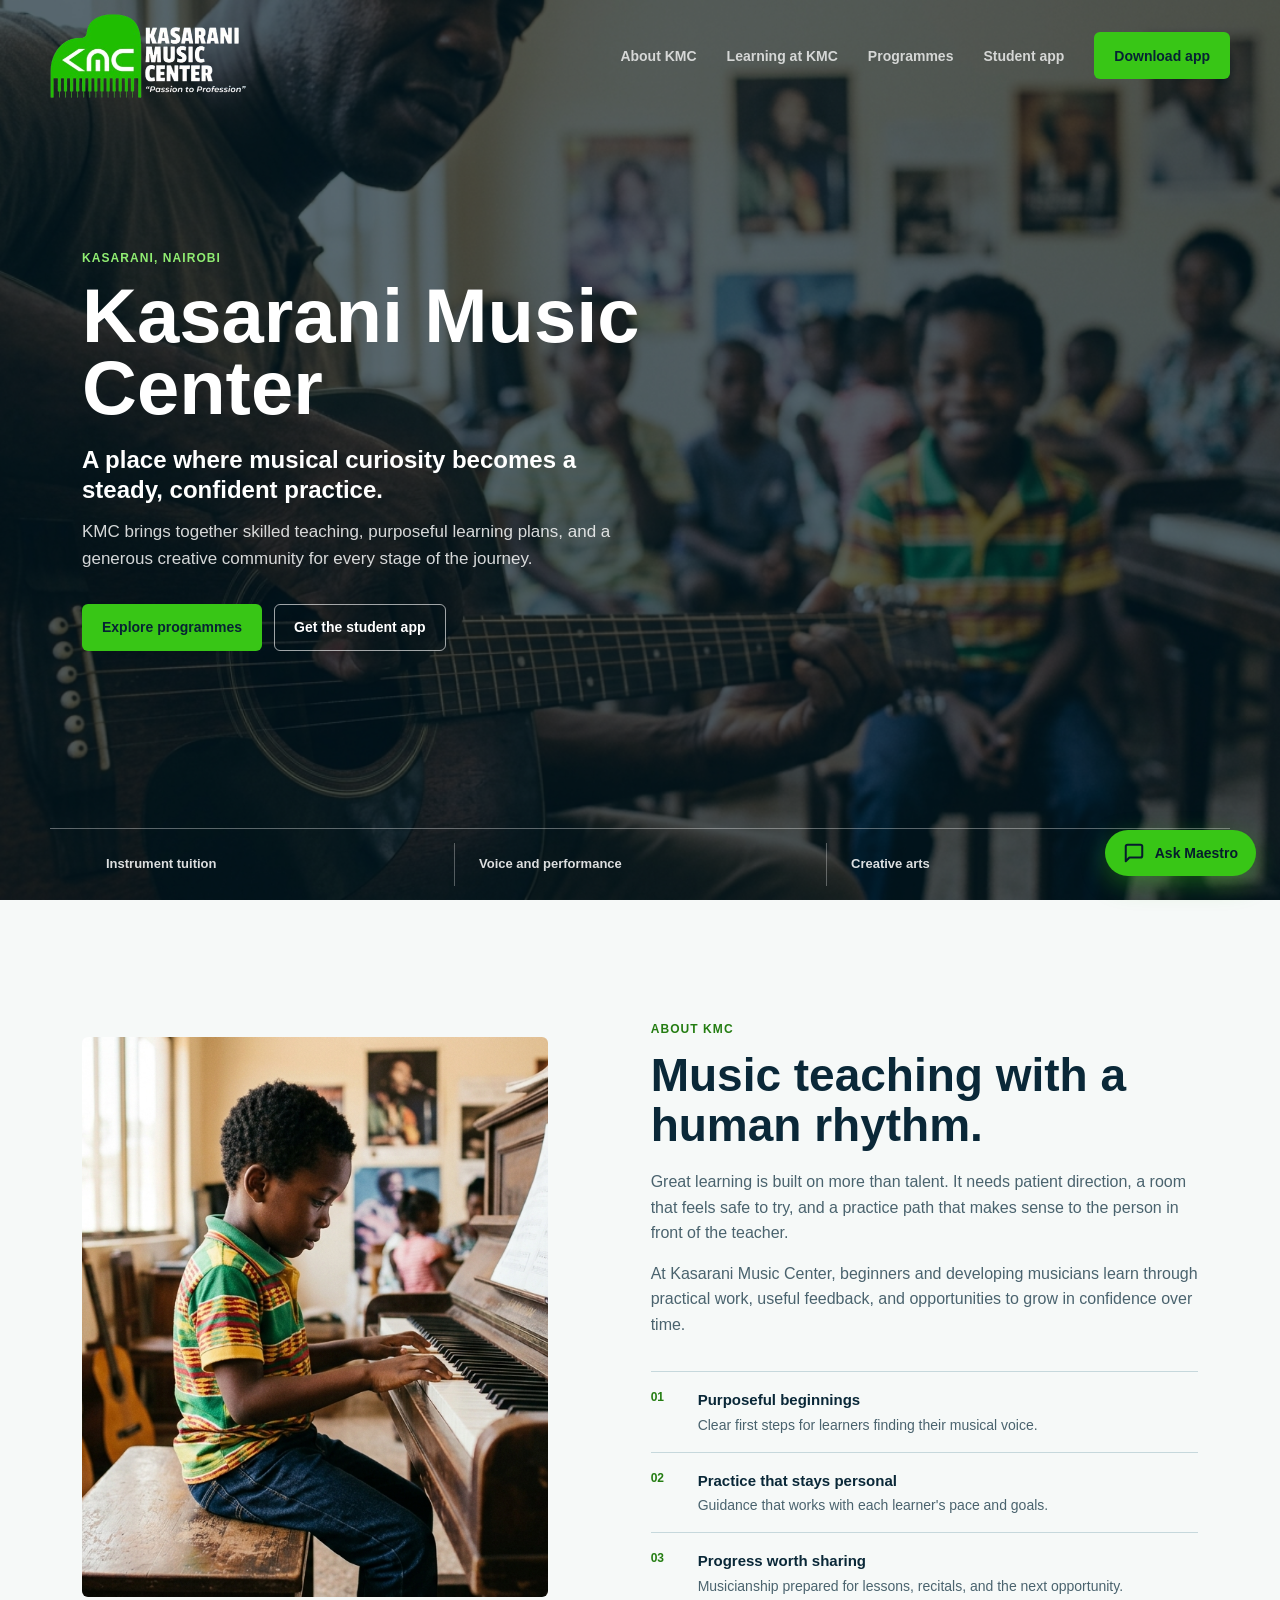
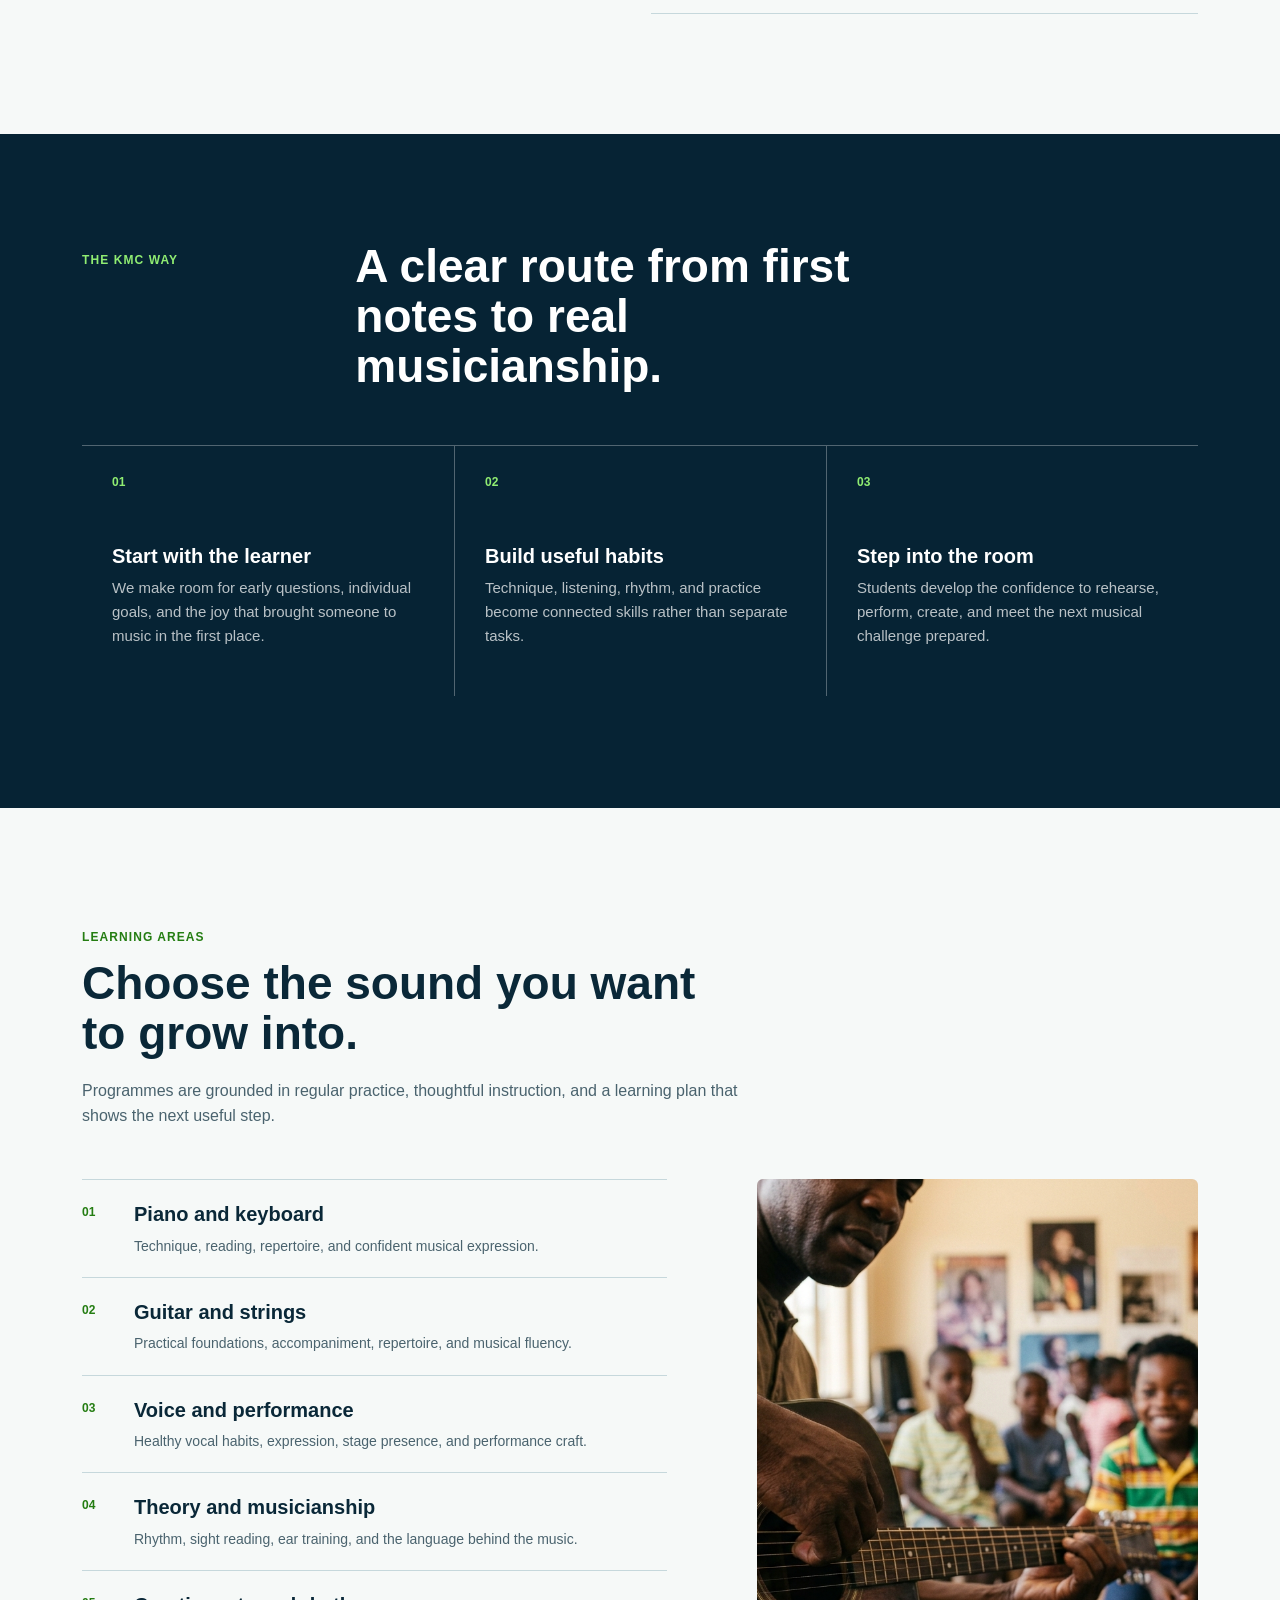
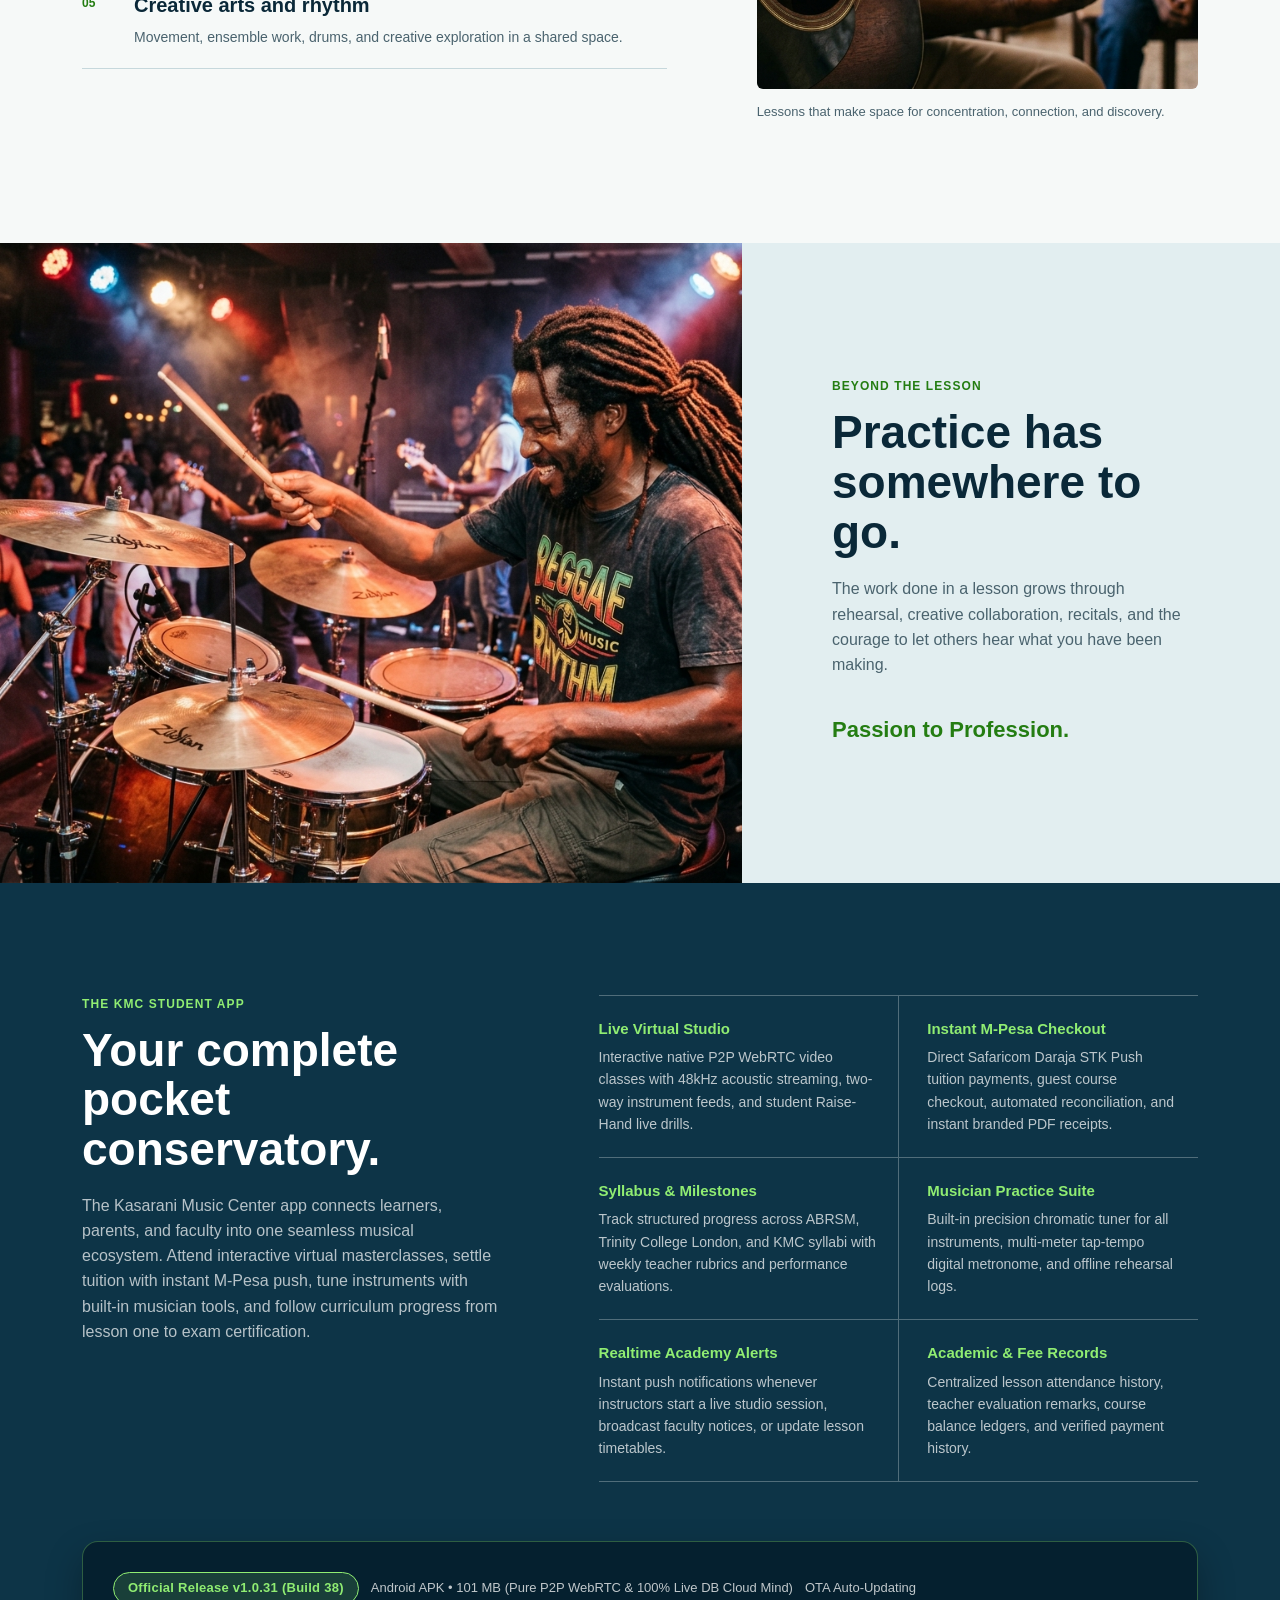
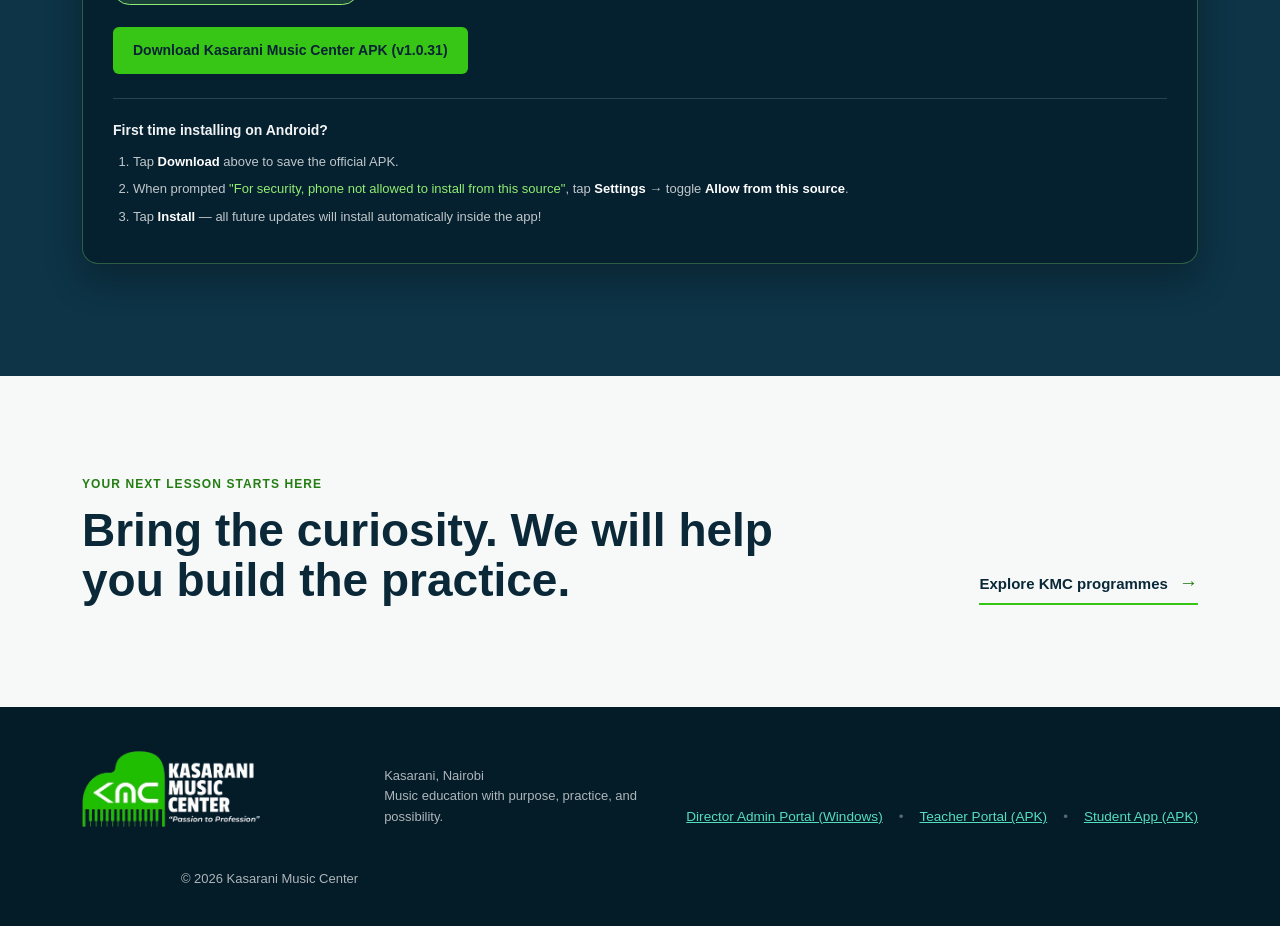
<file: index.html>
<!doctype html>
<html lang="en">
  <head>
    <meta charset="UTF-8">
    <meta name="viewport" content="width=device-width, initial-scale=1.0">
    <meta
      name="description"
      content="Kasarani Music Center offers practical music tuition, thoughtful guidance, and a connected student learning experience in Nairobi."
    >
    <meta name="theme-color" content="#062334">
    <title>Kasarani Music Center | Passion to Profession</title>
    <link rel="icon" type="image/png" sizes="32x32" href="images/favicons/favicon-32x32.png">
    <link rel="apple-touch-icon" sizes="180x180" href="images/favicons/favicon-180x180.png">
    <link rel="stylesheet" href="styles.css">
  </head>
  <body>
    <header class="site-header" id="site-header">
      <a class="brand" href="#top" aria-label="Kasarani Music Center home">
        <img src="images/logos/kms logo.png" alt="Kasarani Music Center">
      </a>

      <nav class="site-nav" id="site-nav" aria-label="Main navigation">
        <a href="#about">About KMC</a>
        <a href="#learning">Learning at KMC</a>
        <a href="#programmes">Programmes</a>
        <a href="#student-app">Student app</a>
        <a
          class="nav-download"
          href="https://github.com/kmcdata25-netizen/kasarani-app-releases/releases/download/v1.0.31/Kasarani_Music_Center_v1.0.31_b38.apk"
          download
          data-apk-download
        >
          Download app
        </a>
      </nav>

      <button class="menu-toggle" id="menu-toggle" type="button" aria-expanded="false" aria-controls="site-nav">
        <span></span><span></span><span></span>
        <span class="sr-only">Open navigation</span>
      </button>
    </header>

    <main id="top">
      <section class="hero" aria-labelledby="hero-title">
        <div class="hero__media" aria-hidden="true"></div>
        <div class="hero__veil" aria-hidden="true"></div>
        <div class="hero__content page-width">
          <p class="eyebrow eyebrow--light">Kasarani, Nairobi</p>
          <h1 id="hero-title">Kasarani Music<br class="hero__desktop-break"> Center</h1>
          <p class="hero__statement">A place where musical curiosity becomes a steady, confident practice.</p>
          <p class="hero__copy">
            KMC brings together skilled teaching, purposeful learning plans, and a generous creative community for every
            stage of the journey.
          </p>
          <div class="hero__actions">
            <a class="button button--primary" href="#programmes">Explore programmes</a>
            <a
              class="button button--light"
              href="https://github.com/kmcdata25-netizen/kasarani-app-releases/releases/download/v1.0.31/Kasarani_Music_Center_v1.0.31_b38.apk"
              download
              data-apk-download
            >
              Get the student app
            </a>
          </div>
        </div>
        <div class="hero__footer page-width" aria-label="KMC learning areas">
          <span>Instrument tuition</span>
          <span>Voice and performance</span>
          <span>Creative arts</span>
        </div>
      </section>

      <section class="introduction section page-width" id="about" aria-labelledby="about-title">
        <figure class="introduction__image">
          <img
            src="images/backgrounds/images.jpg"
            alt="A young learner practising piano at Kasarani Music Center"
          >
        </figure>
        <div class="introduction__copy">
          <p class="eyebrow">About KMC</p>
          <h2 id="about-title">Music teaching with a human rhythm.</h2>
          <p>
            Great learning is built on more than talent. It needs patient direction, a room that feels safe to try, and a
            practice path that makes sense to the person in front of the teacher.
          </p>
          <p>
            At Kasarani Music Center, beginners and developing musicians learn through practical work, useful feedback,
            and opportunities to grow in confidence over time.
          </p>
          <div class="introduction__notes" aria-label="What guides KMC">
            <article>
              <span>01</span>
              <div><strong>Purposeful beginnings</strong><p>Clear first steps for learners finding their musical voice.</p></div>
            </article>
            <article>
              <span>02</span>
              <div><strong>Practice that stays personal</strong><p>Guidance that works with each learner's pace and goals.</p></div>
            </article>
            <article>
              <span>03</span>
              <div><strong>Progress worth sharing</strong><p>Musicianship prepared for lessons, recitals, and the next opportunity.</p></div>
            </article>
          </div>
        </div>
      </section>

      <section class="learning" id="learning" aria-labelledby="learning-title">
        <div class="learning__inner page-width">
          <div class="learning__heading">
            <p class="eyebrow eyebrow--light">The KMC way</p>
            <h2 id="learning-title">A clear route from first notes to real musicianship.</h2>
          </div>
          <div class="learning__steps">
            <article>
              <span>01</span>
              <h3>Start with the learner</h3>
              <p>We make room for early questions, individual goals, and the joy that brought someone to music in the first place.</p>
            </article>
            <article>
              <span>02</span>
              <h3>Build useful habits</h3>
              <p>Technique, listening, rhythm, and practice become connected skills rather than separate tasks.</p>
            </article>
            <article>
              <span>03</span>
              <h3>Step into the room</h3>
              <p>Students develop the confidence to rehearse, perform, create, and meet the next musical challenge prepared.</p>
            </article>
          </div>
        </div>
      </section>

      <section class="programmes section page-width" id="programmes" aria-labelledby="programmes-title">
        <div class="programmes__intro">
          <p class="eyebrow">Learning areas</p>
          <h2 id="programmes-title">Choose the sound you want to grow into.</h2>
          <p>
            Programmes are grounded in regular practice, thoughtful instruction, and a learning plan that shows the next
            useful step.
          </p>
        </div>
        <div class="programmes__layout">
          <div class="programme-list">
            <article>
              <span>01</span>
              <div><h3>Piano and keyboard</h3><p>Technique, reading, repertoire, and confident musical expression.</p></div>
            </article>
            <article>
              <span>02</span>
              <div><h3>Guitar and strings</h3><p>Practical foundations, accompaniment, repertoire, and musical fluency.</p></div>
            </article>
            <article>
              <span>03</span>
              <div><h3>Voice and performance</h3><p>Healthy vocal habits, expression, stage presence, and performance craft.</p></div>
            </article>
            <article>
              <span>04</span>
              <div><h3>Theory and musicianship</h3><p>Rhythm, sight reading, ear training, and the language behind the music.</p></div>
            </article>
            <article>
              <span>05</span>
              <div><h3>Creative arts and rhythm</h3><p>Movement, ensemble work, drums, and creative exploration in a shared space.</p></div>
            </article>
          </div>
          <figure class="programmes__image">
            <img src="images/backgrounds/guiter.jpg" alt="A teacher guiding guitar learners in a KMC lesson">
            <figcaption>Lessons that make space for concentration, connection, and discovery.</figcaption>
          </figure>
        </div>
      </section>

      <section class="performance" aria-labelledby="performance-title">
        <div class="performance__image">
          <img src="images/backgrounds/drums.jpg" alt="A drummer performing confidently on stage">
        </div>
        <div class="performance__content">
          <p class="eyebrow">Beyond the lesson</p>
          <h2 id="performance-title">Practice has somewhere to go.</h2>
          <p>
            The work done in a lesson grows through rehearsal, creative collaboration, recitals, and the courage to let
            others hear what you have been making.
          </p>
          <p class="performance__line">Passion to Profession.</p>
        </div>
      </section>

      <section class="student-app section" id="student-app" aria-labelledby="student-app-title">
        <div class="student-app__inner page-width">
          <div class="student-app__title">
            <p class="eyebrow eyebrow--light">The KMC Student App</p>
            <h2 id="student-app-title">Your complete pocket conservatory.</h2>
            <p>
              The Kasarani Music Center app connects learners, parents, and faculty into one seamless musical ecosystem. Attend interactive virtual masterclasses, settle tuition with instant M-Pesa push, tune instruments with built-in musician tools, and follow curriculum progress from lesson one to exam certification.
            </p>
          </div>
          <ul class="app-features" aria-label="Student app features">
            <li><strong>Live Virtual Studio</strong><span>Interactive native P2P WebRTC video classes with 48kHz acoustic streaming, two-way instrument feeds, and student Raise-Hand live drills.</span></li>
            <li><strong>Instant M-Pesa Checkout</strong><span>Direct Safaricom Daraja STK Push tuition payments, guest course checkout, automated reconciliation, and instant branded PDF receipts.</span></li>
            <li><strong>Syllabus & Milestones</strong><span>Track structured progress across ABRSM, Trinity College London, and KMC syllabi with weekly teacher rubrics and performance evaluations.</span></li>
            <li><strong>Musician Practice Suite</strong><span>Built-in precision chromatic tuner for all instruments, multi-meter tap-tempo digital metronome, and offline rehearsal logs.</span></li>
            <li><strong>Realtime Academy Alerts</strong><span>Instant push notifications whenever instructors start a live studio session, broadcast faculty notices, or update lesson timetables.</span></li>
            <li><strong>Academic & Fee Records</strong><span>Centralized lesson attendance history, teacher evaluation remarks, course balance ledgers, and verified payment history.</span></li>
          </ul>

          <div class="app-download-card">
            <div class="app-download-card__meta">
              <span class="app-badge">Official Release v1.0.31 (Build 38)</span>
              <span class="app-meta-item">Android APK &bull; 101 MB (Pure P2P WebRTC & 100% Live DB Cloud Mind)</span>
              <span class="app-meta-item">OTA Auto-Updating</span>
            </div>
            
            <a
              class="button button--primary student-app__button"
              href="https://github.com/kmcdata25-netizen/kasarani-app-releases/releases/download/v1.0.31/Kasarani_Music_Center_v1.0.31_b38.apk"
              download
              data-apk-download
            >
              Download Kasarani Music Center APK (v1.0.31)
            </a>

            <div class="install-guide">
              <p class="install-guide__title">First time installing on Android?</p>
              <ol class="install-guide__steps">
                <li>Tap <strong>Download</strong> above to save the official APK.</li>
                <li>When prompted <em>"For security, phone not allowed to install from this source"</em>, tap <strong>Settings</strong> &rarr; toggle <strong>Allow from this source</strong>.</li>
                <li>Tap <strong>Install</strong> &mdash; all future updates will install automatically inside the app!</li>
              </ol>
            </div>
          </div>
        </div>
      </section>

      <section class="closing page-width" aria-labelledby="closing-title">
        <p class="eyebrow">Your next lesson starts here</p>
        <div class="closing__content">
          <h2 id="closing-title">Bring the curiosity. We will help you build the practice.</h2>
          <a class="text-link" href="#programmes">Explore KMC programmes <span aria-hidden="true">&rarr;</span></a>
        </div>
      </section>
    </main>

    <footer class="site-footer">
      <div class="page-width site-footer__inner">
        <img src="images/logos/kms logo.png" alt="Kasarani Music Center">
        <p>Kasarani, Nairobi<br>Music education with purpose, practice, and possibility.</p>
        <div class="footer-portal-links" style="margin-top: 12px; font-size: 0.85rem; display: flex; gap: 16px; flex-wrap: wrap; justify-content: center; opacity: 0.85;">
          <a href="https://pub-6948b1af583e463d820d8e5072d205a1.r2.dev/releases/admin/KMC_Admin_Portal_v1.0.12_win64.zip" style="color: #64ffda; text-decoration: underline;" download>Director Admin Portal (Windows)</a>
          <span style="color: rgba(255,255,255,0.4);">&bull;</span>
          <a href="https://github.com/kmcdata25-netizen/KMC-Teachers-Portal/releases/latest" target="_blank" rel="noopener" style="color: #64ffda; text-decoration: underline;">Teacher Portal (APK)</a>
          <span style="color: rgba(255,255,255,0.4);">&bull;</span>
          <a href="https://github.com/kmcdata25-netizen/kasarani-app-releases/releases/latest" target="_blank" rel="noopener" style="color: #64ffda; text-decoration: underline;">Student App (APK)</a>
        </div>
        <p class="site-footer__copy" style="margin-top: 16px;">&copy; 2026 Kasarani Music Center</p>
      </div>
    </footer>

    <!-- KMC AI Assistant Floating Widget ("Maestro") -->
    <div class="chat-widget" id="chat-widget">
      <!-- Floating Launch Button -->
      <button class="chat-launcher" id="chat-launcher" type="button" aria-label="Open KMC AI Music Assistant" aria-expanded="false">
        <span class="chat-launcher__icon">
          <svg width="22" height="22" viewBox="0 0 24 24" fill="none" stroke="currentColor" stroke-width="2.2" stroke-linecap="round" stroke-linejoin="round">
            <path d="M21 15a2 2 0 0 1-2 2H7l-4 4V5a2 2 0 0 1 2-2h14a2 2 0 0 1 2 2z"></path>
          </svg>
        </span>
        <span class="chat-launcher__badge">Ask Maestro</span>
      </button>

      <!-- Chat Modal Card -->
      <section class="chat-window" id="chat-window" aria-hidden="true" role="dialog" aria-labelledby="chat-title">
        <header class="chat-header">
          <div class="chat-header__info">
            <div class="chat-avatar">
              <svg width="18" height="18" viewBox="0 0 24 24" fill="none" stroke="currentColor" stroke-width="2" stroke-linecap="round" stroke-linejoin="round">
                <path d="M9 18V5l12-2v13"></path>
                <circle cx="6" cy="18" r="3"></circle>
                <circle cx="18" cy="16" r="3"></circle>
              </svg>
            </div>
            <div>
              <h3 id="chat-title">Maestro</h3>
              <p class="chat-status"><span class="status-dot"></span> KMC AI Tutor &bull; Active</p>
            </div>
          </div>
          <button class="chat-close" id="chat-close" type="button" aria-label="Close chat">&times;</button>
        </header>

        <div class="chat-messages" id="chat-messages" role="log" aria-live="polite">
          <!-- Messages will be injected dynamically -->
        </div>

        <div class="chat-quick-chips" id="chat-quick-chips" aria-label="Quick questions">
          <button type="button" class="quick-chip" data-query="Tuition Fees & Packages">Tuition Fees</button>
          <button type="button" class="quick-chip" data-query="Instruments Taught">Instruments</button>
          <button type="button" class="quick-chip" data-query="School Location & Hours">Location & Hours</button>
          <button type="button" class="quick-chip" data-query="ABRSM & Trinity Exams">Exams (ABRSM)</button>
          <button type="button" class="quick-chip" data-query="How to Enroll">How to Enroll</button>
          <button type="button" class="quick-chip" data-query="Contact Kasarani Music Center">Contact Office</button>
        </div>

        <form class="chat-input-bar" id="chat-form">
          <input type="text" id="chat-input" placeholder="Ask about lessons, fees, practice..." autocomplete="off" required>
          <button type="submit" id="chat-send" aria-label="Send message">
            <svg width="18" height="18" viewBox="0 0 24 24" fill="none" stroke="currentColor" stroke-width="2" stroke-linecap="round" stroke-linejoin="round">
              <line x1="22" y1="2" x2="11" y2="13"></line>
              <polygon points="22 2 15 22 11 13 2 9 22 2"></polygon>
            </svg>
          </button>
        </form>
      </section>
    </div>

    <script src="script.js"></script>
  </body>
</html>
</file>
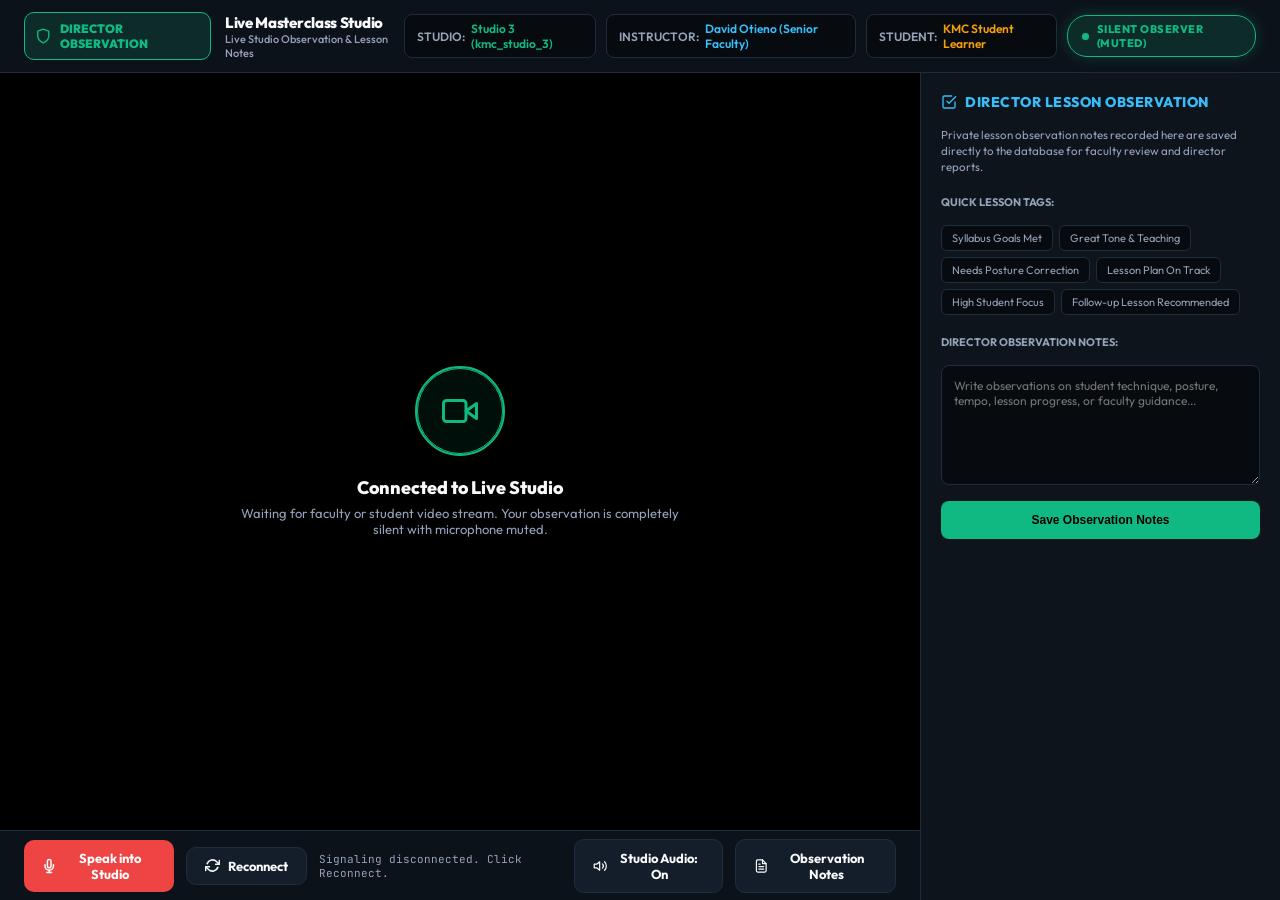
<file: director_proctor.html>
<!DOCTYPE html>
<html lang="en">
<head>
  <meta charset="UTF-8">
  <meta name="viewport" content="width=device-width, initial-scale=1.0">
  <title>KMC Director Stealth Studio Proctor | WebRTC Studio Monitor</title>
  <link rel="icon" type="image/png" href="favicon.png">
  <link rel="preconnect" href="https://fonts.googleapis.com">
  <link rel="preconnect" href="https://fonts.gstatic.com" crossorigin>
  <link href="https://fonts.googleapis.com/css2?family=Outfit:wght@400;500;600;700;800;900&family=JetBrains+Mono:wght@400;600&display=swap" rel="stylesheet">
  <script src="supabase.min.js"></script>
  <script>
    if (!window.supabase) {
      document.write('<script src="https://cdn.jsdelivr.net/npm/@supabase/supabase-js@2"><\/script>');
    }
  </script>
  <style>
    :root {
      --bg-dark: #070B10;
      --card-bg: #0D141C;
      --card-hover: #131E2A;
      --border-subtle: #1E2D3D;
      --neon-green: #10B981;
      --neon-green-glow: rgba(16, 185, 129, 0.25);
      --live-red: #EF4444;
      --accent-gold: #F59E0B;
      --accent-sky: #38BDF8;
      --text-white: #F8FAFC;
      --text-muted: #94A3B8;
    }

    * {
      box-sizing: border-box;
      margin: 0;
      padding: 0;
    }

    body {
      background-color: var(--bg-dark);
      color: var(--text-white);
      font-family: 'Outfit', sans-serif;
      height: 100vh;
      overflow: hidden;
      display: flex;
      flex-direction: column;
    }

    /* TOP HEADER */
    header {
      background: rgba(13, 20, 28, 0.95);
      backdrop-filter: blur(12px);
      border-bottom: 1px solid var(--border-subtle);
      padding: 12px 24px;
      display: flex;
      align-items: center;
      justify-content: space-between;
      z-index: 100;
    }

    .brand-section {
      display: flex;
      align-items: center;
      gap: 14px;
    }

    .shield-badge {
      background: rgba(16, 185, 129, 0.15);
      border: 1px solid var(--neon-green);
      border-radius: 10px;
      padding: 8px 10px;
      display: flex;
      align-items: center;
      gap: 8px;
    }

    .brand-title {
      font-size: 15px;
      font-weight: 800;
      letter-spacing: -0.3px;
    }

    .brand-subtitle {
      font-size: 11px;
      color: var(--text-muted);
      font-weight: 500;
    }

    .session-meta-chips {
      display: flex;
      align-items: center;
      gap: 10px;
    }

    .meta-chip {
      background: var(--bg-dark);
      border: 1px solid var(--border-subtle);
      border-radius: 8px;
      padding: 6px 12px;
      font-size: 12px;
      font-weight: 600;
      display: flex;
      align-items: center;
      gap: 6px;
    }

    .mode-pill {
      border-radius: 20px;
      padding: 6px 14px;
      font-size: 11px;
      font-weight: 800;
      letter-spacing: 0.5px;
      display: flex;
      align-items: center;
      gap: 8px;
      transition: all 0.3s ease;
    }

    .mode-stealth {
      background: rgba(16, 185, 129, 0.15);
      border: 1px solid var(--neon-green);
      color: var(--neon-green);
      box-shadow: 0 0 15px var(--neon-green-glow);
    }

    .mode-intervene {
      background: rgba(239, 68, 68, 0.2);
      border: 1px solid var(--live-red);
      color: var(--live-red);
      box-shadow: 0 0 20px rgba(239, 68, 68, 0.4);
      animation: pulse-red 1.5s infinite;
    }

    @keyframes pulse-red {
      0%, 100% { opacity: 1; transform: scale(1); }
      50% { opacity: 0.85; transform: scale(1.02); }
    }

    /* MAIN STAGE */
    .main-container {
      display: flex;
      flex: 1;
      height: calc(100vh - 65px);
      position: relative;
    }

    .video-viewport {
      flex: 1;
      position: relative;
      background: #000;
      display: flex;
      flex-direction: column;
    }

    .video-grid {
      flex: 1;
      display: grid;
      grid-template-columns: repeat(auto-fit, minmax(400px, 1fr));
      gap: 12px;
      padding: 16px;
      height: calc(100% - 70px);
      overflow-y: auto;
    }

    .video-card {
      background: var(--card-bg);
      border: 1px solid var(--border-subtle);
      border-radius: 14px;
      overflow: hidden;
      position: relative;
      display: flex;
      align-items: center;
      justify-content: center;
      aspect-ratio: 16 / 9;
    }

    .video-card.focus {
      border: 2px solid var(--neon-green);
      box-shadow: 0 0 25px var(--neon-green-glow);
    }

    .remote-player {
      width: 100%;
      height: 100%;
      object-fit: cover;
    }

    .participant-tag {
      position: absolute;
      bottom: 12px;
      left: 12px;
      background: rgba(0, 0, 0, 0.75);
      backdrop-filter: blur(8px);
      padding: 6px 12px;
      border-radius: 8px;
      font-size: 12px;
      font-weight: 700;
      border: 1px solid rgba(255, 255, 255, 0.15);
      display: flex;
      align-items: center;
      gap: 6px;
      z-index: 10;
    }

    .quality-dot {
      width: 7px;
      height: 7px;
      border-radius: 50%;
      background: var(--neon-green);
    }

    /* EMPTY / WAITING STAGE */
    .empty-stage {
      display: flex;
      flex-direction: column;
      align-items: center;
      justify-content: center;
      height: 100%;
      text-align: center;
      padding: 30px;
    }

    .radar-container {
      width: 90px;
      height: 90px;
      border-radius: 50%;
      background: rgba(16, 185, 129, 0.08);
      border: 2px solid var(--neon-green);
      display: flex;
      align-items: center;
      justify-content: center;
      margin-bottom: 20px;
      position: relative;
    }

    .radar-pulse {
      position: absolute;
      width: 100%;
      height: 100%;
      border-radius: 50%;
      border: 1px solid var(--neon-green);
      animation: ripple 2s infinite ease-out;
    }

    @keyframes ripple {
      0% { transform: scale(1); opacity: 0.8; }
      100% { transform: scale(2.2); opacity: 0; }
    }

    /* BOTTOM FLOATING CONTROLS */
    .controls-bar {
      height: 70px;
      background: rgba(13, 20, 28, 0.95);
      border-top: 1px solid var(--border-subtle);
      display: flex;
      align-items: center;
      justify-content: space-between;
      padding: 0 24px;
    }

    .control-group {
      display: flex;
      align-items: center;
      gap: 12px;
    }

    .action-btn {
      padding: 10px 18px;
      border-radius: 10px;
      font-size: 13px;
      font-weight: 700;
      font-family: inherit;
      cursor: pointer;
      display: flex;
      align-items: center;
      gap: 8px;
      transition: all 0.2s ease;
      border: none;
    }

    .btn-intervene {
      background: var(--live-red);
      color: #fff;
    }

    .btn-intervene:hover {
      background: #DC2626;
      box-shadow: 0 0 15px rgba(239, 68, 68, 0.4);
    }

    .btn-stealth {
      background: var(--neon-green);
      color: #000;
    }

    .btn-stealth:hover {
      background: #059669;
      box-shadow: 0 0 15px var(--neon-green-glow);
    }

    .btn-secondary {
      background: var(--card-hover);
      color: var(--text-white);
      border: 1px solid var(--border-subtle);
    }

    .btn-secondary:hover {
      background: #1C2B3C;
    }

    /* RIGHT AUDIT DRAWER */
    .audit-drawer {
      width: 360px;
      background: var(--card-bg);
      border-left: 1px solid var(--border-subtle);
      padding: 20px;
      display: flex;
      flex-direction: column;
      gap: 16px;
      overflow-y: auto;
    }

    .drawer-title {
      font-size: 14px;
      font-weight: 800;
      color: var(--accent-sky);
      letter-spacing: 0.5px;
      display: flex;
      align-items: center;
      gap: 8px;
    }

    .chips-grid {
      display: flex;
      flex-wrap: wrap;
      gap: 6px;
    }

    .audit-chip {
      background: var(--bg-dark);
      border: 1px solid var(--border-subtle);
      border-radius: 6px;
      padding: 5px 10px;
      font-size: 11px;
      color: var(--text-muted);
      cursor: pointer;
      transition: all 0.15s ease;
    }

    .audit-chip:hover, .audit-chip.active {
      background: rgba(16, 185, 129, 0.15);
      border-color: var(--neon-green);
      color: var(--neon-green);
    }

    textarea.notes-box {
      width: 100%;
      height: 120px;
      background: var(--bg-dark);
      border: 1px solid var(--border-subtle);
      border-radius: 8px;
      color: var(--text-white);
      padding: 12px;
      font-family: inherit;
      font-size: 12px;
      resize: vertical;
      outline: none;
    }

    textarea.notes-box:focus {
      border-color: var(--neon-green);
    }

    .save-btn {
      background: var(--neon-green);
      color: #000;
      border: none;
      padding: 12px;
      border-radius: 8px;
      font-weight: 800;
      cursor: pointer;
      font-size: 12px;
      transition: all 0.2s ease;
    }

    .save-btn:hover {
      background: #059669;
    }

    .telemetry-tag {
      font-family: 'JetBrains Mono', monospace;
      font-size: 11px;
      color: var(--text-muted);
    }
  </style>
</head>
<body>

  <!-- HEADER -->
  <header>
    <div class="brand-section">
      <div class="shield-badge">
        <svg width="18" height="18" viewBox="0 0 24 24" fill="none" stroke="currentColor" stroke-width="2" stroke-linecap="round" stroke-linejoin="round" color="#10B981"><path d="M12 22s8-4 8-10V5l-8-3-8 3v7c0 6 8 10 8 10z"></path></svg>
        <span style="font-weight:900; font-size:12px; color:#10B981;">DIRECTOR OBSERVATION</span>
      </div>
      <div>
        <div class="brand-title" id="courseTitle">Live Studio Lesson</div>
        <div class="brand-subtitle" id="subInfo">Live Studio Observation & Lesson Notes</div>
      </div>
    </div>

    <div class="session-meta-chips">
      <div class="meta-chip">
        <span style="color:var(--text-muted)">STUDIO:</span>
        <span id="studioBadge" style="color:var(--neon-green)">Studio 3</span>
      </div>
      <div class="meta-chip">
        <span style="color:var(--text-muted)">INSTRUCTOR:</span>
        <span id="teacherBadge" style="color:var(--accent-sky)">Senior Faculty</span>
      </div>
      <div class="meta-chip">
        <span style="color:var(--text-muted)">STUDENT:</span>
        <span id="studentBadge" style="color:var(--accent-gold)">Enrolled Student</span>
      </div>

      <div class="mode-pill mode-stealth" id="modePill">
        <span class="quality-dot"></span>
        <span id="modeText">SILENT OBSERVER (MUTED)</span>
      </div>
    </div>
  </header>

  <!-- MAIN VIEWPORT -->
  <div class="main-container">
    <div class="video-viewport">
      <div class="video-grid" id="videoGrid">
        <!-- Remote Video Players Injected Here -->
        <div class="empty-stage" id="emptyStage">
          <div class="radar-container">
            <div class="radar-pulse"></div>
            <svg width="36" height="36" viewBox="0 0 24 24" fill="none" stroke="currentColor" stroke-width="2" stroke-linecap="round" stroke-linejoin="round" color="#10B981"><path d="M23 7l-7 5 7 5V7z"></path><rect x="1" y="5" width="15" height="14" rx="2" ry="2"></rect></svg>
          </div>
          <h3 style="font-size: 18px; font-weight: 800; margin-bottom: 6px;">Connected to Live Studio</h3>
          <p style="color: var(--text-muted); font-size: 13px; max-width: 440px;">
            Waiting for faculty or student video stream. Your observation is completely silent with microphone muted.
          </p>
        </div>
      </div>

      <!-- BOTTOM BAR -->
      <div class="controls-bar">
        <div class="control-group">
          <button class="action-btn btn-intervene" id="interveneBtn" onclick="toggleIntervene()">
            <svg width="16" height="16" viewBox="0 0 24 24" fill="none" stroke="currentColor" stroke-width="2.5" stroke-linecap="round" stroke-linejoin="round"><path d="M12 1a3 3 0 0 0-3 3v8a3 3 0 0 0 6 0V4a3 3 0 0 0-3-3z"></path><path d="M19 10v2a7 7 0 0 1-14 0v-2"></path><line x1="12" y1="19" x2="12" y2="23"></line><line x1="8" y1="23" x2="16" y2="23"></line></svg>
            <span>Speak into Studio</span>
          </button>
          <button class="action-btn btn-secondary" onclick="reconnectStream()" id="reconnectBtn" title="Rejoin live studio channel">
            <svg width="15" height="15" viewBox="0 0 24 24" fill="none" stroke="currentColor" stroke-width="2.5" stroke-linecap="round" stroke-linejoin="round"><path d="M23 4v6h-6"></path><path d="M1 20v-6h6"></path><path d="M3.51 9a9 9 0 0 1 14.85-3.36L23 10M1 14l4.64 4.36A9 9 0 0 0 20.49 15"></path></svg>
            <span>Reconnect</span>
          </button>
          <span class="telemetry-tag" id="statusMessage">Mode: Silent Observation (Microphone Muted)</span>
        </div>

        <div class="control-group">
          <button class="action-btn btn-secondary" onclick="toggleMuteAudio()" id="muteAudioBtn">
            <svg width="16" height="16" viewBox="0 0 24 24" fill="none" stroke="currentColor" stroke-width="2" stroke-linecap="round" stroke-linejoin="round"><polygon points="11 5 6 9 2 9 2 15 6 15 11 19 11 5"></polygon><path d="M19.07 4.93a10 10 0 0 1 0 14.14M15.54 8.46a5 5 0 0 1 0 7.07"></path></svg>
            <span>Studio Audio: On</span>
          </button>
          <button class="action-btn btn-secondary" onclick="toggleDrawer()">
            <svg width="16" height="16" viewBox="0 0 24 24" fill="none" stroke="currentColor" stroke-width="2" stroke-linecap="round" stroke-linejoin="round"><path d="M14 2H6a2 2 0 0 0-2 2v16a2 2 0 0 0 2 2h12a2 2 0 0 0 2-2V8z"></path><polyline points="14 2 14 8 20 8"></polyline><line x1="16" y1="13" x2="8" y2="13"></line><line x1="16" y1="17" x2="8" y2="17"></line><polyline points="10 9 9 9 8 9"></polyline></svg>
            <span>Observation Notes</span>
          </button>
        </div>
      </div>
    </div>

    <!-- OBSERVATION DRAWER -->
    <div class="audit-drawer" id="auditDrawer">
      <div class="drawer-title">
        <svg width="16" height="16" viewBox="0 0 24 24" fill="none" stroke="currentColor" stroke-width="2" stroke-linecap="round" stroke-linejoin="round"><path d="M9 11l3 3L22 4"></path><path d="M21 12v7a2 2 0 0 1-2 2H5a2 2 0 0 1-2-2V5a2 2 0 0 1 2-2h11"></path></svg>
        DIRECTOR LESSON OBSERVATION
      </div>
      <p style="font-size: 11.5px; color: var(--text-muted); line-height: 1.4;">
        Private lesson observation notes recorded here are saved directly to the database for faculty review and director reports.
      </p>

      <div style="font-size: 11px; font-weight: 700; color: var(--text-muted); margin-top: 4px;">QUICK LESSON TAGS:</div>
      <div class="chips-grid">
        <div class="audit-chip" onclick="addChip(this)">Syllabus Goals Met</div>
        <div class="audit-chip" onclick="addChip(this)">Great Tone & Teaching</div>
        <div class="audit-chip" onclick="addChip(this)">Needs Posture Correction</div>
        <div class="audit-chip" onclick="addChip(this)">Lesson Plan On Track</div>
        <div class="audit-chip" onclick="addChip(this)">High Student Focus</div>
        <div class="audit-chip" onclick="addChip(this)">Follow-up Lesson Recommended</div>
      </div>

      <div style="font-size: 11px; font-weight: 700; color: var(--text-muted); margin-top: 4px;">DIRECTOR OBSERVATION NOTES:</div>
      <textarea class="notes-box" id="auditNotes" placeholder="Write observations on student technique, posture, tempo, lesson progress, or faculty guidance..."></textarea>

      <button class="save-btn" id="saveNoteBtn" onclick="saveObservationNote()">
        Save Observation Notes
      </button>

      <div id="saveFeedback" style="font-size: 11px; color: var(--neon-green); text-align: center; display: none;">
        ✓ Observation notes saved successfully!
      </div>
    </div>
  </div>

  <script>
    // ---------------------------------------------------------------------------
    // QUERY PARAMETERS & CONFIGURATION
    // ---------------------------------------------------------------------------
    function normalizeStudioChannel(chan) {
      if (!chan) return 'kmc_studio_3';
      const lower = chan.toLowerCase().trim();
      if (lower.startsWith('kmc_webrtc_')) return lower.replace('kmc_webrtc_', '');
      if (lower.includes('studio 3') || lower.includes('studio_3') || lower.includes('yamaha c7') || lower.includes('yamaha c3') || lower.includes('grand')) {
        return 'kmc_studio_3';
      }
      if (lower.includes('studio 1') || lower.includes('studio_1')) return 'kmc_studio_1';
      if (lower.includes('studio 2') || lower.includes('studio_2')) return 'kmc_studio_2';
      if (lower.includes('studio 4') || lower.includes('studio_4')) return 'kmc_studio_4';
      if (lower.includes('sound lab') || lower.includes('lab 1')) return 'kmc_sound_lab_1';
      if (lower.includes('main hall') || lower.includes('hall')) return 'kmc_main_hall';
      const clean = lower.replace(/[^a-z0-9]/g, '_').replace(/_+/g, '_').replace(/^_+|_+$/g, '');
      return clean.startsWith('kmc_') ? clean : 'kmc_' + clean;
    }

    const params = new URLSearchParams(window.location.search);
    const appId = params.get('appId') || 'cdc6011254554a2bb8c2febe29b85af2';
    const rawChannel = params.get('channel') || 'kmc_studio_3';
    const channel = normalizeStudioChannel(rawChannel);
    const token = params.get('token') || '';
    const initialMode = params.get('mode') || 'stealth';
    const teacherName = params.get('teacher') || 'David Otieno (Senior Faculty)';
    const studentName = params.get('student') || 'KMC Student Learner';
    const courseTitle = params.get('course') || 'Live Masterclass Studio';
    const studioRoom = params.get('studio') || 'Studio 3';
    const sessionId = params.get('sessionId') || '';

    // Populate UI Tags
    document.getElementById('courseTitle').textContent = courseTitle;
    document.getElementById('studioBadge').textContent = `${studioRoom} (${channel})`;
    document.getElementById('teacherBadge').textContent = teacherName;
    document.getElementById('studentBadge').textContent = studentName;

    // ---------------------------------------------------------------------------
    // WEBRTC STUDIO MONITOR & SUPABASE REALTIME CLIENT
    // ---------------------------------------------------------------------------
    const SUPABASE_URL = 'https://vsfvbaflosylrkpxfltg.supabase.co';
    const SUPABASE_ANON_KEY = 'eyJhbGciOiJIUzI1NiIsInR5cCI6IkpXVCJ9.eyJpc3MiOiJzdXBhYmFzZSIsInJlZiI6InZzZnZiYWZsb3N5bHJrcHhmbHRnIiwicm9sZSI6ImFub24iLCJpYXQiOjE3OTAwODE3NzcsImV4cCI6MjEwNTY1Nzc3N30.PkX5VQCyYWk_A7DcckomvYkyFsyiUJppXJ8jwADIrTk';

    const rtcConfiguration = {
      iceServers: [
        { urls: 'stun:stun.l.google.com:19302' },
        { urls: 'stun:stun1.l.google.com:19302' },
        { urls: 'stun:stun2.l.google.com:19302' },
        { urls: 'stun:stun3.l.google.com:19302' },
        { urls: 'stun:stun4.l.google.com:19302' },
      ],
      sdpSemantics: 'unified-plan',
    };

    let supabaseClient = null;
    let signalingChannel = null;
    let peerConnections = {}; // { 'teacher': RTCPeerConnection, 'student': RTCPeerConnection }
    let directorRtpSenders = {}; // { 'teacher': RTCRtpSender, 'student': RTCRtpSender }
    let pendingCandidates = {}; // { 'teacher': [], 'student': [] }
    let remoteStreams = {};
    let isIntervening = false;
    let liveMicStream = null;
    let silentAudioTrack = null;
    let isMutedSpeaker = false;
    let activeParticipants = [];
    let presenceHeartbeatInterval = null;

    const statusMsg = document.getElementById('statusMessage');

    function getOrCreateSilentTrack() {
      if (!silentAudioTrack || silentAudioTrack.readyState === 'ended') {
        try {
          const AudioContextClass = window.AudioContext || window.webkitAudioContext;
          if (AudioContextClass) {
            const audioCtx = new AudioContextClass();
            const osc = audioCtx.createOscillator();
            const dst = audioCtx.createMediaStreamDestination();
            const gain = audioCtx.createGain();
            gain.gain.value = 0.00001; // Silent gain
            osc.connect(gain);
            gain.connect(dst);
            osc.start();
            silentAudioTrack = dst.stream.getAudioTracks()[0];
            silentAudioTrack.enabled = false;
          }
        } catch (e) {
          console.warn('[KMC Proctor] Could not generate silent audio track:', e);
        }
      }
      return silentAudioTrack;
    }

    function startPresenceHeartbeat() {
      if (presenceHeartbeatInterval) clearInterval(presenceHeartbeatInterval);
      presenceHeartbeatInterval = setInterval(() => {
        if (activeParticipants.length < 2) {
          announceProctorPresence();
        }
      }, 2500);
    }

    async function initWebRtcProctor() {
      try {
        statusMsg.textContent = 'Connecting to studio signaling: ' + channel + '...';

        if (!window.supabase) {
          throw new Error('Supabase client SDK not loaded');
        }

        supabaseClient = window.supabase.createClient(SUPABASE_URL, SUPABASE_ANON_KEY);
        const realtimeChannelName = 'kmc_webrtc_' + channel;

        signalingChannel = supabaseClient.channel(realtimeChannelName);

        signalingChannel.on('broadcast', { event: 'signal' }, async ({ payload }) => {
          if (!payload) return;
          const signalType = payload.signalType || payload.msgType || payload.action || (payload.type !== 'broadcast' ? payload.type : null);
          const { sender, target, sdp, candidate } = payload;

          // If we detect studio traffic from teacher or student and we are not connected yet, announce presence!
          if ((signalType === 'ready' || signalType === 'offer' || signalType === 'answer') && payload.role && !peerConnections[payload.role]) {
            console.log('[KMC Proctor] Peer activity detected from', payload.role, 'Announcing proctor presence...');
            announceProctorPresence();
          }

          if (signalType === 'proctor-offer') {
            console.log('[KMC Proctor] Received proctor-offer from:', sender);
            await handleProctorOffer(sender, sdp);
          } else if (signalType === 'proctor-candidate') {
            if (target === 'director' || !target || target === 'all') {
              if (candidate && candidate.candidate) {
                const pc = peerConnections[sender];
                if (pc && pc.remoteDescription) {
                  try {
                    await pc.addIceCandidate(new RTCIceCandidate(candidate));
                  } catch (cErr) {
                    console.warn('[KMC Proctor] Candidate add error:', cErr);
                  }
                } else {
                  if (!pendingCandidates[sender]) pendingCandidates[sender] = [];
                  pendingCandidates[sender].push(candidate);
                }
              }
            }
          }
        });

        signalingChannel.subscribe((status) => {
          console.log('[KMC Proctor] Signaling status:', status);
          if (status === 'SUBSCRIBED') {
            statusMsg.textContent = isIntervening
              ? '🔴 Director mic broadcasting live to studio'
              : '🟡 Connected to Studio Signaling (' + channel + ') • Scanning for live streams...';

            // Announce presence immediately and maintain continuous discovery heartbeat
            announceProctorPresence();
            startPresenceHeartbeat();
          } else if (status === 'CLOSED' || status === 'CHANNEL_ERROR') {
            statusMsg.textContent = 'Signaling disconnected. Click Reconnect.';
          }
        });

        if (initialMode === 'intervene') {
          toggleIntervene();
        }
      } catch (err) {
        console.error('[KMC Proctor] Initialization error:', err);
        statusMsg.textContent = 'Connection notice: ' + (err.message || err);
      }
    }

    function announceProctorPresence() {
      if (signalingChannel) {
        signalingChannel.send({
          type: 'broadcast',
          event: 'signal',
          payload: {
            signalType: 'proctor-join',
            msgType: 'proctor-join',
            type: 'proctor-join',
            role: 'director',
            target: 'all',
          },
        });
      }
    }

    async function handleProctorOffer(sender, offerSdp) {
      try {
        if (peerConnections[sender]) {
          try { peerConnections[sender].close(); } catch (e) {}
        }

        const pc = new RTCPeerConnection(rtcConfiguration);
        peerConnections[sender] = pc;
        if (!pendingCandidates[sender]) pendingCandidates[sender] = [];

        pc.onicecandidate = (event) => {
          if (event.candidate && signalingChannel) {
            signalingChannel.send({
              type: 'broadcast',
              event: 'signal',
              payload: {
                signalType: 'proctor-candidate',
                msgType: 'proctor-candidate',
                type: 'proctor-candidate',
                target: sender,
                role: 'director',
                candidate: {
                  candidate: event.candidate.candidate,
                  sdpMid: event.candidate.sdpMid,
                  sdpMLineIndex: event.candidate.sdpMLineIndex,
                },
              },
            });
          }
        };

        pc.ontrack = (event) => {
          console.log('[KMC Proctor] Received remote track from', sender, 'kind:', event.track.kind);
          let stream = (event.streams && event.streams[0]) ? event.streams[0] : null;
          if (!stream) {
            if (!remoteStreams[sender]) {
              remoteStreams[sender] = new MediaStream();
            }
            remoteStreams[sender].addTrack(event.track);
            stream = remoteStreams[sender];
          } else {
            remoteStreams[sender] = stream;
          }
          createOrUpdateVideoPlayer(sender, stream);
        };

        pc.onconnectionstatechange = () => {
          console.log('[KMC Proctor] State for', sender, pc.connectionState);
          if (pc.connectionState === 'connected') {
            statusMsg.textContent = isIntervening
              ? '🔴 Director mic broadcasting live to studio'
              : '🟢 Connected: Observing ' + sender + ' (P2P WebRTC)';
            updateStageVisibility();
          } else if (pc.connectionState === 'failed') {
            console.warn('[KMC Proctor] Connection failed for', sender, 're-announcing presence...');
            announceProctorPresence();
          }
        };

        // 1. Set Remote Description FIRST so incoming m-sections (video & audio) are fully instantiated in order
        await pc.setRemoteDescription(new RTCSessionDescription({ type: 'offer', sdp: offerSdp }));

        // 2. Configure audio transceiver for Director talkback without altering m-section positions
        try {
          const transceivers = pc.getTransceivers ? pc.getTransceivers() : [];
          const audioTransceiver = transceivers.find(t => t.receiver && t.receiver.track && t.receiver.track.kind === 'audio');
          
          let audioTrack = (isIntervening && liveMicStream && liveMicStream.getAudioTracks().length > 0)
            ? liveMicStream.getAudioTracks()[0]
            : getOrCreateSilentTrack();

          if (audioTransceiver) {
            audioTransceiver.direction = 'sendrecv';
            if (audioTrack) {
              await audioTransceiver.sender.replaceTrack(audioTrack);
            }
            directorRtpSenders[sender] = audioTransceiver.sender;
          } else if (audioTrack) {
            const rtp = pc.addTrack(audioTrack, new MediaStream([audioTrack]));
            directorRtpSenders[sender] = rtp;
          }
        } catch (trackErr) {
          console.warn('[KMC Proctor] Audio transceiver configuration warning:', trackErr);
        }

        // 3. Flush any queued ICE candidates
        if (pendingCandidates[sender] && pendingCandidates[sender].length > 0) {
          for (const cand of pendingCandidates[sender]) {
            try {
              if (cand && cand.candidate) {
                await pc.addIceCandidate(new RTCIceCandidate(cand));
              }
            } catch (candErr) {
              console.warn('[KMC Proctor] Queued candidate error:', candErr);
            }
          }
          pendingCandidates[sender] = [];
        }

        // 4. Create Answer and Send Back to Mobile Peer
        const answer = await pc.createAnswer();
        await pc.setLocalDescription(answer);

        if (signalingChannel) {
          signalingChannel.send({
            type: 'broadcast',
            event: 'signal',
            payload: {
              signalType: 'proctor-answer',
              msgType: 'proctor-answer',
              type: 'proctor-answer',
              target: sender,
              role: 'director',
              sdp: answer.sdp,
            },
          });
        }

        statusMsg.textContent = '🟢 Connected: Receiving ' + sender + ' studio stream';
      } catch (err) {
        console.error('[KMC Proctor] Error handling offer from', sender, err);
      }
    }

    function updateStageVisibility() {
      const empty = document.getElementById('emptyStage');
      const hasCards = document.querySelectorAll('.video-card').length > 0;
      if (empty) {
        empty.style.display = hasCards ? 'none' : 'flex';
      }
    }

    function getParticipantLabel(sender) {
      if (sender === 'teacher') {
        return `${teacherName} (Faculty Instructor)`;
      } else if (sender === 'student') {
        return `${studentName} (Student Learner)`;
      }
      return `Studio Stream (${sender})`;
    }

    function createOrUpdateVideoPlayer(sender, stream) {
      if (!activeParticipants.includes(sender)) {
        activeParticipants.push(sender);
      }

      let card = document.getElementById('player-' + sender);
      if (!card) {
        card = document.createElement('div');
        card.className = 'video-card focus';
        card.id = 'player-' + sender;

        const videoEl = document.createElement('video');
        videoEl.className = 'remote-player';
        videoEl.id = 'video-' + sender;
        videoEl.autoplay = true;
        videoEl.playsInline = true;
        videoEl.muted = isMutedSpeaker;
        card.appendChild(videoEl);

        const tag = document.createElement('div');
        tag.className = 'participant-tag';
        tag.innerHTML = `
          <div class="quality-dot"></div>
          <span id="label-text-${sender}">${getParticipantLabel(sender)}</span>
        `;
        card.appendChild(tag);

        document.getElementById('videoGrid').appendChild(card);
      }

      const videoEl = document.getElementById('video-' + sender);
      if (videoEl) {
        videoEl.srcObject = stream;
        videoEl.muted = isMutedSpeaker;
        const playPromise = videoEl.play();
        if (playPromise !== undefined) {
          playPromise.catch(e => {
            console.warn('[KMC Proctor] Autoplay with sound restricted, starting muted:', e);
            videoEl.muted = true;
            isMutedSpeaker = true;
            const btn = document.getElementById('muteAudioBtn');
            if (btn) {
              btn.innerHTML = `<svg width="16" height="16" viewBox="0 0 24 24" fill="none" stroke="currentColor" stroke-width="2"><line x1="1" y1="1" x2="23" y2="23"></line><path d="M9 9v3a3 3 0 0 0 5.12 2.12M15 9.34V4a3 3 0 0 0-5.94-.6"></path><path d="M17 16.95A7 7 0 0 1 5 12v-2m14 0v2a7 7 0 0 1-.11 1.23"></path><line x1="12" y1="19" x2="12" y2="23"></line><line x1="8" y1="23" x2="16" y2="23"></line></svg><span>Click to Unmute Studio Audio</span>`;
            }
            videoEl.play().catch(err2 => console.error('[KMC Proctor] Video play retry failed:', err2));
          });
        }
      }

      updateStageVisibility();
    }

    function removeVideoPlayer(sender) {
      const card = document.getElementById('player-' + sender);
      if (card) card.remove();
      const idx = activeParticipants.indexOf(sender);
      if (idx !== -1) {
        activeParticipants.splice(idx, 1);
      }
      delete peerConnections[sender];
      delete directorRtpSenders[sender];
      delete remoteStreams[sender];
      updateStageVisibility();
    }

    // ---------------------------------------------------------------------------
    // INTERVENE / STEALTH TOGGLE (ROCK SOLID: replaceTrack with ZERO Renegotiation)
    // ---------------------------------------------------------------------------
    async function toggleIntervene() {
      const btn = document.getElementById('interveneBtn');
      const modePill = document.getElementById('modePill');
      const modeText = document.getElementById('modeText');

      if (!isIntervening) {
        // Switch to Intervene (Host Mode with Live Mic)
        try {
          if (!liveMicStream) {
            liveMicStream = await navigator.mediaDevices.getUserMedia({
              audio: {
                echoCancellation: true,
                noiseSuppression: true,
                autoGainControl: true,
              }
            });
          }
          const audioTrack = liveMicStream.getAudioTracks()[0];
          audioTrack.enabled = true;

          // Swap active audio track on all established peer connections without renegotiation!
          for (const sender in directorRtpSenders) {
            const rtp = directorRtpSenders[sender];
            if (rtp && rtp.replaceTrack) {
              try {
                await rtp.replaceTrack(audioTrack);
              } catch (rErr) {
                console.warn('[KMC Proctor] Error replacing track to live mic:', rErr);
              }
            }
          }

          isIntervening = true;

          btn.className = 'action-btn btn-stealth';
          btn.innerHTML = `
            <svg width="16" height="16" viewBox="0 0 24 24" fill="none" stroke="currentColor" stroke-width="2.5" stroke-linecap="round" stroke-linejoin="round"><path d="M12 22s8-4 8-10V5l-8-3-8 3v7c0 6 8 10 8 10z"></path></svg>
            <span>Mute & Observe Silently</span>
          `;

          modePill.className = 'mode-pill mode-intervene';
          modeText.textContent = '🔴 MICROPHONE ACTIVE (SPEAKING TO STUDIO)';
          statusMsg.textContent = 'Director microphone is live in the studio';
        } catch (err) {
          alert('Microphone access required to speak into studio: ' + (err.message || err));
        }
      } else {
        // Return to Silent Observation (Audience Mode, Mic Closed)
        try {
          if (liveMicStream) {
            liveMicStream.getAudioTracks().forEach(t => { t.enabled = false; });
          }
          const silentTrack = getOrCreateSilentTrack();

          // Swap back to silent track seamlessly on all connections without drops!
          for (const sender in directorRtpSenders) {
            const rtp = directorRtpSenders[sender];
            if (rtp && rtp.replaceTrack) {
              try {
                await rtp.replaceTrack(silentTrack);
              } catch (rErr) {
                console.warn('[KMC Proctor] Error replacing track to silence:', rErr);
              }
            }
          }

          isIntervening = false;

          btn.className = 'action-btn btn-intervene';
          btn.innerHTML = `
            <svg width="16" height="16" viewBox="0 0 24 24" fill="none" stroke="currentColor" stroke-width="2.5" stroke-linecap="round" stroke-linejoin="round"><path d="M12 1a3 3 0 0 0-3 3v8a3 3 0 0 0 6 0V4a3 3 0 0 0-3-3z"></path><path d="M19 10v2a7 7 0 0 1-14 0v-2"></path><line x1="12" y1="19" x2="12" y2="23"></line><line x1="8" y1="23" x2="16" y2="23"></line></svg>
            <span>Speak into Studio</span>
          `;

          modePill.className = 'mode-pill mode-stealth';
          modeText.textContent = 'SILENT OBSERVER (MUTED)';
          statusMsg.textContent = 'Mode: Silent Observation (Microphone Muted)';
        } catch (err) {
          console.error('[KMC Proctor] Return to silent observation error:', err);
        }
      }
    }

    // ---------------------------------------------------------------------------
    // SPEAKER MUTE TOGGLE
    // ---------------------------------------------------------------------------
    function toggleMuteAudio() {
      isMutedSpeaker = !isMutedSpeaker;
      const btn = document.getElementById('muteAudioBtn');
      const videoElements = document.querySelectorAll('video');
      videoElements.forEach(v => {
        v.muted = isMutedSpeaker;
      });

      btn.innerHTML = isMutedSpeaker
        ? `<svg width="16" height="16" viewBox="0 0 24 24" fill="none" stroke="currentColor" stroke-width="2"><line x1="1" y1="1" x2="23" y2="23"></line><path d="M9 9v3a3 3 0 0 0 5.12 2.12M15 9.34V4a3 3 0 0 0-5.94-.6"></path><path d="M17 16.95A7 7 0 0 1 5 12v-2m14 0v2a7 7 0 0 1-.11 1.23"></path><line x1="12" y1="19" x2="12" y2="23"></line><line x1="8" y1="23" x2="16" y2="23"></line></svg><span>Studio Audio: Muted</span>`
        : `<svg width="16" height="16" viewBox="0 0 24 24" fill="none" stroke="currentColor" stroke-width="2"><polygon points="11 5 6 9 2 9 2 15 6 15 11 19 11 5"></polygon><path d="M19.07 4.93a10 10 0 0 1 0 14.14M15.54 8.46a5 5 0 0 1 0 7.07"></path></svg><span>Studio Audio: On</span>`;
    }

    // ---------------------------------------------------------------------------
    // AUDIT DRAWER & QUICK CHIPS
    // ---------------------------------------------------------------------------
    function toggleDrawer() {
      const drawer = document.getElementById('auditDrawer');
      drawer.style.display = drawer.style.display === 'none' ? 'flex' : 'none';
    }

    function addChip(el) {
      el.classList.toggle('active');
      const box = document.getElementById('auditNotes');
      const text = el.textContent.trim();
      if (el.classList.contains('active')) {
        box.value = box.value ? box.value + ' | ' + text : text;
      }
    }

    async function saveObservationNote() {
      const note = document.getElementById('auditNotes').value.trim();
      if (!note) return;
      const feedback = document.getElementById('saveFeedback');
      feedback.style.display = 'block';
      feedback.textContent = 'Saving observation notes...';

      try {
        const res = await fetch('https://vsfvbaflosylrkpxfltg.supabase.co/rest/v1/director_observation_notes', {
          method: 'POST',
          headers: {
            'Content-Type': 'application/json',
            'apikey': SUPABASE_ANON_KEY,
            'Authorization': 'Bearer ' + SUPABASE_ANON_KEY,
          },
          body: JSON.stringify({
            session_id: sessionId || null,
            teacher_name: teacherName,
            studio_room: studioRoom,
            notes: note,
            created_at: new Date().toISOString()
          })
        });
        feedback.textContent = '✓ Observation notes saved successfully!';
      } catch (e) {
        feedback.textContent = '✓ Observation note saved locally (Session Cached)';
      }
      setTimeout(() => { feedback.style.display = 'none'; }, 4000);
    }

    // ---------------------------------------------------------------------------
    // STREAM RECONNECT
    // ---------------------------------------------------------------------------
    async function reconnectStream() {
      if (statusMsg) statusMsg.textContent = 'Reconnecting to live studio...';
      for (const sender in peerConnections) {
        try { peerConnections[sender].close(); } catch (e) {}
      }
      peerConnections = {};
      remoteStreams = {};
      pendingCandidates = {};
      activeParticipants = [];
      const grid = document.getElementById('videoGrid');
      const cards = grid.querySelectorAll('.video-card');
      cards.forEach(c => c.remove());
      updateStageVisibility();
      announceProctorPresence();
    }

    document.addEventListener('click', () => {
      const videos = document.querySelectorAll('video');
      videos.forEach(v => {
        if (v.paused) v.play().catch(() => {});
        if (isMutedSpeaker === false && v.muted) {
          v.muted = false;
        }
      });
    });

    window.addEventListener('beforeunload', () => {
      if (signalingChannel) {
        signalingChannel.send({
          type: 'broadcast',
          event: 'signal',
          payload: {
            signalType: 'proctor-leave',
            msgType: 'proctor-leave',
            type: 'proctor-leave',
            role: 'director',
          },
        });
      }
    });

    if (document.readyState === 'loading') {
      document.addEventListener('DOMContentLoaded', initWebRtcProctor);
    } else {
      initWebRtcProctor();
    }
  </script>
</body>
</html>
</file>
<file: styles.css>
:root {
  --navy: #062334;
  --navy-raised: #0d3447;
  --green: #38c616;
  --green-deep: #247d12;
  --paper: #f6f9f8;
  --mist: #e2eef0;
  --ink: #0a2838;
  --copy: #4a636e;
  --line: #c6d8dc;
  --white: #ffffff;
  --gold: #dda840;
  --content: 1180px;
  --radius: 6px;
  --font: "Aptos", "Segoe UI", Arial, sans-serif;
}

* {
  box-sizing: border-box;
}

html {
  scroll-behavior: smooth;
  scroll-padding-top: 86px;
}

body {
  min-width: 320px;
  margin: 0;
  overflow-x: hidden;
  background: var(--paper);
  color: var(--ink);
  font-family: var(--font);
  font-size: 16px;
  line-height: 1.58;
}

a {
  color: inherit;
  text-decoration: none;
}

button,
a {
  -webkit-tap-highlight-color: transparent;
}

button {
  font: inherit;
}

img {
  display: block;
  max-width: 100%;
}

h1,
h2,
h3,
p {
  margin-top: 0;
}

h1,
h2,
h3 {
  letter-spacing: 0;
}

h1,
h2 {
  font-weight: 800;
}

h3 {
  font-weight: 750;
}

.page-width {
  width: min(var(--content), 100%);
  padding-right: 32px;
  padding-left: 32px;
  margin: 0 auto;
}

.section {
  padding-top: 120px;
  padding-bottom: 120px;
}

.sr-only {
  position: absolute;
  width: 1px;
  height: 1px;
  padding: 0;
  margin: -1px;
  overflow: hidden;
  clip: rect(0, 0, 0, 0);
  white-space: nowrap;
  border: 0;
}

.eyebrow {
  margin-bottom: 12px;
  color: var(--green-deep);
  font-size: 12px;
  font-weight: 800;
  letter-spacing: 0.09em;
  text-transform: uppercase;
}

.eyebrow--light {
  color: #90ed72;
}

.site-header {
  position: fixed;
  z-index: 30;
  top: 0;
  right: 0;
  left: 0;
  display: flex;
  min-height: 86px;
  padding: 14px max(32px, calc((100% - var(--content)) / 2));
  align-items: center;
  justify-content: space-between;
  border-bottom: 1px solid transparent;
  transition: background-color 180ms ease, border-color 180ms ease;
}

.site-header.is-scrolled,
.site-header.is-open {
  background: rgba(6, 35, 52, 0.97);
  border-color: rgba(255, 255, 255, 0.18);
}

.brand {
  display: inline-flex;
  flex: 0 0 auto;
  align-items: center;
}

.brand img {
  width: 196px;
  height: auto;
}

.site-nav {
  display: flex;
  gap: 30px;
  align-items: center;
  color: rgba(255, 255, 255, 0.76);
  font-size: 14px;
  font-weight: 700;
}

.site-nav > a:not(.nav-download):hover,
.site-nav > a:not(.nav-download):focus-visible {
  color: var(--white);
}

.nav-download,
.button {
  display: inline-flex;
  min-height: 47px;
  padding: 12px 19px;
  align-items: center;
  justify-content: center;
  border: 1px solid transparent;
  border-radius: var(--radius);
  font-size: 14px;
  font-weight: 800;
  line-height: 1.15;
  transition: background-color 180ms ease, border-color 180ms ease, color 180ms ease, transform 180ms ease;
}

.nav-download,
.button--primary {
  background: var(--green);
  color: var(--navy);
}

.nav-download:hover,
.button--primary:hover,
.nav-download:focus-visible,
.button--primary:focus-visible {
  background: #55d333;
  transform: translateY(-1px);
}

.button--light {
  border-color: rgba(255, 255, 255, 0.62);
  color: var(--white);
}

.button--light:hover,
.button--light:focus-visible {
  border-color: var(--white);
  background: rgba(255, 255, 255, 0.1);
}

.menu-toggle {
  display: none;
  width: 44px;
  height: 44px;
  padding: 9px;
  border: 1px solid rgba(255, 255, 255, 0.55);
  border-radius: var(--radius);
  background: transparent;
  cursor: pointer;
}

.menu-toggle span:not(.sr-only) {
  display: block;
  width: 100%;
  height: 2px;
  margin: 4px 0;
  background: var(--white);
}

.hero {
  position: relative;
  display: flex;
  min-height: 780px;
  height: 100svh;
  align-items: center;
  overflow: hidden;
  color: var(--white);
}

.hero__media,
.hero__veil {
  position: absolute;
  inset: 0;
}

.hero__media {
  background-image: url("images/backgrounds/guiter.jpg");
  background-position: center;
  background-size: cover;
}

.hero__veil {
  background: rgba(3, 25, 37, 0.66);
}

.hero__content {
  position: relative;
  z-index: 1;
  padding-top: 120px;
  padding-bottom: 120px;
}

.hero h1 {
  max-width: 650px;
  margin-bottom: 20px;
  font-size: 76px;
  line-height: 0.95;
}

.hero__statement {
  max-width: 580px;
  margin-bottom: 13px;
  font-size: 24px;
  font-weight: 700;
  line-height: 1.28;
}

.hero__copy {
  max-width: 555px;
  margin-bottom: 31px;
  color: rgba(255, 255, 255, 0.83);
  font-size: 17px;
}

.hero__actions {
  display: flex;
  flex-wrap: wrap;
  gap: 12px;
}

.hero__footer {
  position: absolute;
  z-index: 1;
  right: 0;
  bottom: 0;
  left: 0;
  display: grid;
  min-height: 72px;
  grid-template-columns: repeat(3, 1fr);
  align-items: center;
  border-top: 1px solid rgba(255, 255, 255, 0.35);
  color: rgba(255, 255, 255, 0.86);
  font-size: 13px;
  font-weight: 800;
}

.hero__footer span {
  min-width: 0;
  padding: 11px 24px;
}

.hero__footer span + span {
  border-left: 1px solid rgba(255, 255, 255, 0.3);
}

.introduction {
  display: grid;
  gap: clamp(44px, 8vw, 112px);
  align-items: center;
  grid-template-columns: minmax(280px, 0.92fr) minmax(0, 1.08fr);
}

.introduction__image {
  min-height: 560px;
  margin: 0;
  overflow: hidden;
  border-radius: var(--radius);
}

.introduction__image img {
  width: 100%;
  height: 100%;
  min-height: 560px;
  object-fit: cover;
}

.introduction__copy {
  max-width: 560px;
}

.introduction h2,
.learning h2,
.programmes h2,
.performance h2,
.student-app h2,
.closing h2 {
  margin-bottom: 19px;
  font-size: 46px;
  line-height: 1.08;
}

.introduction__copy > p:not(.eyebrow),
.programmes__intro > p:not(.eyebrow),
.performance__content > p:not(.eyebrow),
.student-app__title > p:not(.eyebrow) {
  color: var(--copy);
}

.introduction__notes {
  margin-top: 34px;
  border-top: 1px solid var(--line);
}

.introduction__notes article {
  display: grid;
  gap: 16px;
  padding: 16px 0;
  grid-template-columns: 31px 1fr;
  border-bottom: 1px solid var(--line);
}

.introduction__notes span {
  color: var(--green-deep);
  font-size: 12px;
  font-weight: 800;
}

.introduction__notes strong {
  display: block;
  margin-bottom: 2px;
  font-size: 15px;
}

.introduction__notes p {
  margin-bottom: 0;
  color: var(--copy);
  font-size: 14px;
}

.learning {
  padding: 108px 0 112px;
  background: var(--navy);
  color: var(--white);
}

.learning__heading {
  display: grid;
  max-width: 820px;
  margin-bottom: 54px;
  grid-template-columns: 0.5fr 1fr;
  align-items: start;
}

.learning__heading .eyebrow {
  margin-top: 9px;
}

.learning__heading h2 {
  margin-bottom: 0;
}

.learning__steps {
  display: grid;
  grid-template-columns: repeat(3, 1fr);
  border-top: 1px solid rgba(255, 255, 255, 0.3);
}

.learning__steps article {
  min-height: 250px;
  padding: 27px 30px 20px;
}

.learning__steps article + article {
  border-left: 1px solid rgba(255, 255, 255, 0.3);
}

.learning__steps span {
  display: block;
  margin-bottom: 52px;
  color: #90ed72;
  font-size: 12px;
  font-weight: 800;
}

.learning__steps h3 {
  margin-bottom: 8px;
  font-size: 20px;
  line-height: 1.2;
}

.learning__steps p {
  margin-bottom: 0;
  color: rgba(255, 255, 255, 0.72);
  font-size: 15px;
}

.programmes {
  background: var(--paper);
}

.programmes__intro {
  max-width: 660px;
  margin-bottom: 51px;
}

.programmes__layout {
  display: grid;
  gap: clamp(42px, 7vw, 98px);
  align-items: start;
  grid-template-columns: minmax(0, 1.14fr) minmax(300px, 0.86fr);
}

.programme-list {
  border-top: 1px solid var(--line);
}

.programme-list article {
  display: grid;
  gap: 22px;
  padding: 19px 0 20px;
  grid-template-columns: 30px 1fr;
  border-bottom: 1px solid var(--line);
}

.programme-list span {
  padding-top: 4px;
  color: var(--green-deep);
  font-size: 12px;
  font-weight: 800;
}

.programme-list h3 {
  margin-bottom: 4px;
  font-size: 20px;
}

.programme-list p {
  margin-bottom: 0;
  color: var(--copy);
  font-size: 14px;
}

.programmes__image {
  margin: 0;
}

.programmes__image img {
  width: 100%;
  min-height: 510px;
  object-fit: cover;
  object-position: center;
  border-radius: var(--radius);
}

.programmes__image figcaption {
  padding-top: 13px;
  color: var(--copy);
  font-size: 13px;
}

.performance {
  display: grid;
  min-height: 640px;
  grid-template-columns: minmax(0, 1.16fr) minmax(350px, 0.84fr);
  background: var(--mist);
}

.performance__image {
  min-height: 640px;
}

.performance__image img {
  width: 100%;
  height: 100%;
  min-height: 640px;
  object-fit: cover;
}

.performance__content {
  display: flex;
  max-width: 560px;
  padding: 80px clamp(35px, 7vw, 104px);
  flex-direction: column;
  justify-content: center;
}

.performance__line {
  margin: 20px 0 0 !important;
  color: var(--green-deep) !important;
  font-size: 22px;
  font-weight: 800;
}

.student-app {
  padding: 112px 0;
  background: var(--navy-raised);
  color: var(--white);
}

.student-app__inner {
  display: grid;
  gap: 35px 100px;
  grid-template-columns: minmax(0, 0.82fr) minmax(0, 1.18fr);
  align-items: start;
}

.student-app__title {
  max-width: 470px;
}

.student-app__title > p:not(.eyebrow) {
  color: rgba(255, 255, 255, 0.7);
}

.student-app__title h2 {
  margin-bottom: 18px;
}

.app-features {
  display: grid;
  padding: 0;
  margin: 0;
  list-style: none;
  grid-template-columns: repeat(2, 1fr);
  border-top: 1px solid rgba(255, 255, 255, 0.28);
}

.app-features li {
  min-height: 132px;
  padding: 21px 22px 22px 0;
  border-bottom: 1px solid rgba(255, 255, 255, 0.28);
}

.app-features li:nth-child(even) {
  padding-left: 28px;
  border-left: 1px solid rgba(255, 255, 255, 0.28);
}

.app-features strong,
.app-features span {
  display: block;
}

.app-features strong {
  margin-bottom: 6px;
  color: #90ed72;
  font-size: 15px;
}

.app-features span {
  color: rgba(255, 255, 255, 0.72);
  font-size: 14px;
}

.student-app__button {
  display: inline-flex;
  align-items: center;
  justify-content: center;
  width: fit-content;
  text-decoration: none;
}

.app-download-card {
  grid-column: 1 / -1;
  margin-top: 24px;
  padding: 30px;
  background: rgba(3, 25, 37, 0.7);
  border: 1px solid rgba(144, 237, 114, 0.3);
  border-radius: 16px;
  box-shadow: 0 16px 36px rgba(0, 0, 0, 0.3);
}

.app-download-card__meta {
  display: flex;
  flex-wrap: wrap;
  align-items: center;
  gap: 12px;
  margin-bottom: 22px;
}

.app-badge {
  display: inline-flex;
  align-items: center;
  padding: 5px 14px;
  background: rgba(144, 237, 114, 0.15);
  border: 1px solid #90ed72;
  border-radius: 20px;
  color: #90ed72;
  font-size: 13px;
  font-weight: 700;
  letter-spacing: 0.02em;
}

.app-meta-item {
  color: rgba(255, 255, 255, 0.75);
  font-size: 13px;
  font-weight: 500;
}

.install-guide {
  margin-top: 24px;
  padding-top: 20px;
  border-top: 1px solid rgba(255, 255, 255, 0.15);
}

.install-guide__title {
  margin: 0 0 10px;
  color: rgba(255, 255, 255, 0.95);
  font-size: 14px;
  font-weight: 700;
}

.install-guide__steps {
  margin: 0;
  padding-left: 20px;
  color: rgba(255, 255, 255, 0.75);
  font-size: 13px;
  line-height: 1.65;
}

.install-guide__steps li {
  margin-bottom: 6px;
}

.install-guide__steps strong {
  color: #ffffff;
}

.install-guide__steps em {
  color: #90ed72;
  font-style: normal;
}

.closing {
  padding-top: 99px;
  padding-bottom: 102px;
}

.closing__content {
  display: flex;
  gap: 40px;
  align-items: end;
  justify-content: space-between;
}

.closing h2 {
  max-width: 730px;
  margin-bottom: 0;
}

.text-link {
  flex: 0 0 auto;
  padding-bottom: 5px;
  border-bottom: 2px solid var(--green);
  color: var(--ink);
  font-size: 15px;
  font-weight: 800;
}

.text-link span {
  margin-left: 7px;
  color: var(--green-deep);
  font-size: 19px;
}

.site-footer {
  padding: 44px 0 36px;
  background: #041b28;
  color: var(--white);
}

.site-footer__inner {
  display: grid;
  gap: 26px;
  align-items: end;
  grid-template-columns: 1fr 1fr auto;
}

.site-footer img {
  width: 178px;
}

.site-footer p {
  margin: 0;
  color: rgba(255, 255, 255, 0.68);
  font-size: 13px;
}

.site-footer__copy {
  text-align: right;
}

a:focus-visible,
button:focus-visible {
  outline: 3px solid var(--gold);
  outline-offset: 4px;
}

@media (max-width: 1000px) {
  .site-header {
    padding-right: 30px;
    padding-left: 30px;
  }

  .site-nav {
    gap: 20px;
  }

  .hero h1 {
    font-size: 64px;
  }

  .introduction,
  .programmes__layout,
  .performance,
  .student-app__inner {
    grid-template-columns: 1fr;
  }

  .introduction__image,
  .introduction__image img {
    min-height: 480px;
  }

  .introduction__copy {
    max-width: 680px;
  }

  .programmes__image img {
    min-height: 420px;
  }

  .performance__image,
  .performance__image img {
    min-height: 500px;
  }

  .performance__content {
    max-width: 720px;
  }

  .student-app__title {
    max-width: 670px;
  }
}

@media (max-width: 760px) {
  html {
    scroll-padding-top: 74px;
  }

  .page-width {
    padding-right: 20px;
    padding-left: 20px;
  }

  .section {
    padding-top: 72px;
    padding-bottom: 72px;
  }

  .site-header {
    min-height: 74px;
    padding: 9px 20px;
    background: rgba(6, 35, 52, 0.94);
    border-bottom-color: rgba(255, 255, 255, 0.15);
  }

  .brand img {
    width: 162px;
  }

  .site-nav {
    position: fixed;
    z-index: 29;
    top: 74px;
    right: 0;
    left: 0;
    display: none;
    padding: 20px;
    flex-direction: column;
    align-items: stretch;
    background: var(--navy);
    border-bottom: 1px solid rgba(255, 255, 255, 0.15);
  }

  .site-nav.is-open {
    display: flex;
  }

  .site-nav a {
    padding: 9px 0;
  }

  .site-nav .nav-download {
    margin-top: 8px;
  }

  .menu-toggle {
    display: flex;
    flex: 0 0 44px;
    flex-direction: column;
    align-items: stretch;
    justify-content: center;
  }

  .hero {
    min-height: 730px;
    height: 100svh;
  }

  .hero__media {
    background-position: 58% center;
  }

  .hero__veil {
    background: rgba(3, 25, 37, 0.71);
  }

  .hero__content {
    padding-top: 114px;
    padding-bottom: 92px;
    max-width: 350px;
    margin-left: 0;
  }

  .hero h1 {
    max-width: 100%;
    margin-bottom: 16px;
    font-size: 44px;
    line-height: 1;
  }

  .hero__desktop-break {
    display: none;
  }

  .hero__statement {
    max-width: 430px;
    margin-bottom: 13px;
    font-size: 20px;
  }

  .hero__copy {
    max-width: 430px;
    margin-bottom: 26px;
    font-size: 16px;
  }

  .hero__actions {
    align-items: stretch;
    flex-direction: column;
  }

  .hero__actions .button {
    width: 100%;
  }

  .hero__footer {
    display: none;
  }

  .introduction {
    gap: 38px;
  }

  .introduction__image,
  .introduction__image img {
    min-height: 350px;
  }

  .introduction h2,
  .learning h2,
  .programmes h2,
  .performance h2,
  .student-app h2,
  .closing h2 {
    font-size: 34px;
  }

  .learning {
    padding: 74px 0;
  }

  .learning__heading {
    display: block;
    margin-bottom: 36px;
  }

  .learning__heading .eyebrow {
    margin-top: 0;
  }

  .learning__steps {
    grid-template-columns: 1fr;
  }

  .learning__steps article {
    min-height: 0;
    padding: 24px 0;
  }

  .learning__steps article + article {
    border-top: 1px solid rgba(255, 255, 255, 0.3);
    border-left: 0;
  }

  .learning__steps span {
    margin-bottom: 20px;
  }

  .programmes__intro {
    margin-bottom: 35px;
  }

  .programmes__layout {
    gap: 38px;
  }

  .programmes__image img {
    min-height: 330px;
  }

  .performance__image,
  .performance__image img {
    min-height: 360px;
  }

  .performance__content {
    padding: 68px 20px;
  }

  .student-app {
    padding: 75px 0;
  }

  .student-app__inner {
    gap: 32px;
  }

  .app-features {
    grid-template-columns: 1fr;
  }

  .app-features li {
    min-height: 0;
    padding: 18px 0;
  }

  .app-features li:nth-child(even) {
    padding-left: 0;
    border-left: 0;
  }

  .student-app__button {
    width: 100%;
  }

  .closing {
    padding-top: 72px;
    padding-bottom: 73px;
  }

  .closing__content,
  .site-footer__inner {
    align-items: flex-start;
    flex-direction: column;
  }

  .closing__content {
    display: flex;
    gap: 24px;
  }

  .site-footer__inner {
    display: flex;
    gap: 20px;
  }

  .site-footer__copy {
    text-align: left;
  }
}

/* ==============================================================================
   KMC AI ASSISTANT ("MAESTRO") FLOATING WIDGET
   ============================================================================== */
.chat-widget {
  position: fixed;
  bottom: 24px;
  right: 24px;
  z-index: 1000;
  font-family: var(--font);
}

.chat-launcher {
  display: flex;
  align-items: center;
  gap: 10px;
  background: var(--green);
  color: #061c2d;
  border: none;
  border-radius: 999px;
  padding: 12px 18px;
  font-size: 14px;
  font-weight: 700;
  cursor: pointer;
  box-shadow: 0 8px 24px rgba(56, 198, 22, 0.35);
  transition: transform 0.2s ease, box-shadow 0.2s ease;
}

.chat-launcher:hover {
  transform: translateY(-2px);
  box-shadow: 0 12px 28px rgba(56, 198, 22, 0.45);
}

.chat-launcher__icon {
  display: flex;
  align-items: center;
  justify-content: center;
}

.chat-window {
  position: fixed;
  bottom: 84px;
  right: 24px;
  width: 380px;
  max-width: calc(100vw - 32px);
  height: 540px;
  max-height: calc(100vh - 110px);
  background: #061c2d;
  border: 1px solid #1a4961;
  border-radius: 16px;
  box-shadow: 0 16px 40px rgba(0, 0, 0, 0.5);
  display: flex;
  flex-direction: column;
  overflow: hidden;
  opacity: 0;
  visibility: hidden;
  transform: translateY(20px) scale(0.96);
  transition: opacity 0.25s cubic-bezier(0.16, 1, 0.3, 1),
              transform 0.25s cubic-bezier(0.16, 1, 0.3, 1),
              visibility 0.25s;
}

.chat-window.is-open {
  opacity: 1;
  visibility: visible;
  transform: translateY(0) scale(1);
}

.chat-header {
  display: flex;
  align-items: center;
  justify-content: space-between;
  padding: 14px 16px;
  background: #0b2b43;
  border-bottom: 1px solid #1a4961;
}

.chat-header__info {
  display: flex;
  align-items: center;
  gap: 10px;
}

.chat-avatar {
  width: 34px;
  height: 34px;
  border-radius: 50%;
  background: #123b57;
  border: 1.5px solid var(--green);
  display: flex;
  align-items: center;
  justify-content: center;
  color: var(--green);
}

.chat-header h3 {
  margin: 0;
  font-size: 15px;
  font-weight: 700;
  color: #ffffff;
}

.chat-status {
  margin: 0;
  font-size: 11px;
  color: #b8cbd7;
  display: flex;
  align-items: center;
  gap: 5px;
}

.status-dot {
  width: 7px;
  height: 7px;
  border-radius: 50%;
  background: var(--green);
  display: inline-block;
  box-shadow: 0 0 8px var(--green);
}

.chat-close {
  background: transparent;
  border: none;
  color: #b8cbd7;
  font-size: 24px;
  line-height: 1;
  cursor: pointer;
  padding: 4px;
  border-radius: 6px;
}

.chat-close:hover {
  color: #ffffff;
}

.chat-messages {
  flex: 1;
  overflow-y: auto;
  padding: 14px;
  display: flex;
  flex-direction: column;
  gap: 12px;
}

.chat-bubble {
  max-width: 82%;
  padding: 10px 14px;
  border-radius: 14px;
  font-size: 13.5px;
  line-height: 1.45;
  word-break: break-word;
}

.chat-bubble--bot {
  align-self: flex-start;
  background: #0b2b43;
  color: #f5f9fb;
  border: 1px solid #1a4961;
  border-bottom-left-radius: 4px;
}

.chat-bubble--user {
  align-self: flex-end;
  background: #075780;
  color: #ffffff;
  border-bottom-right-radius: 4px;
}

.chat-bubble__meta {
  display: block;
  font-size: 9.5px;
  color: #b8cbd7;
  margin-top: 5px;
}

.chat-quick-chips {
  display: flex;
  gap: 6px;
  padding: 8px 12px;
  overflow-x: auto;
  border-top: 1px solid rgba(26, 73, 97, 0.4);
  scrollbar-width: none;
}

.chat-quick-chips::-webkit-scrollbar {
  display: none;
}

.quick-chip {
  flex-shrink: 0;
  background: #123b57;
  color: var(--green);
  border: 1px solid var(--green);
  border-radius: 16px;
  padding: 5px 11px;
  font-size: 11.5px;
  font-weight: 600;
  cursor: pointer;
  transition: all 0.15s ease;
}

.quick-chip:hover {
  background: var(--green);
  color: #061c2d;
}

.chat-input-bar {
  display: flex;
  align-items: center;
  gap: 8px;
  padding: 10px 12px;
  background: #0b2b43;
  border-top: 1px solid #1a4961;
}

.chat-input-bar input {
  flex: 1;
  background: #061c2d;
  color: #ffffff;
  border: 1px solid #1a4961;
  border-radius: 20px;
  padding: 9px 14px;
  font-size: 13.5px;
  outline: none;
  font-family: inherit;
}

.chat-input-bar input:focus {
  border-color: var(--green);
}

.chat-input-bar button {
  width: 36px;
  height: 36px;
  border-radius: 50%;
  background: var(--green);
  color: #061c2d;
  border: none;
  display: flex;
  align-items: center;
  justify-content: center;
  cursor: pointer;
  flex-shrink: 0;
  transition: transform 0.15s ease;
}

.chat-input-bar button:hover {
  transform: scale(1.06);
}

.chat-typing {
  display: flex;
  align-items: center;
  gap: 4px;
  padding: 8px 12px;
  background: #0b2b43;
  border-radius: 14px;
  border: 1px solid #1a4961;
  align-self: flex-start;
  width: fit-content;
}

.chat-typing span {
  width: 6px;
  height: 6px;
  border-radius: 50%;
  background: var(--green);
  animation: typingBounce 1.2s infinite ease-in-out;
}

.chat-typing span:nth-child(2) {
  animation-delay: 0.2s;
}

.chat-typing span:nth-child(3) {
  animation-delay: 0.4s;
}

@keyframes typingBounce {
  0%, 80%, 100% { transform: translateY(0); opacity: 0.4; }
  40% { transform: translateY(-5px); opacity: 1; }
}

@media (max-width: 480px) {
  .chat-widget {
    bottom: 16px;
    right: 16px;
  }
  .chat-window {
    right: 16px;
    bottom: 74px;
    width: calc(100vw - 32px);
    height: 480px;
  }
}

@media (prefers-reduced-motion: reduce) {
  *,
  *::before,
  *::after {
    scroll-behavior: auto !important;
    transition-duration: 0.01ms !important;
  }
}
</file>
